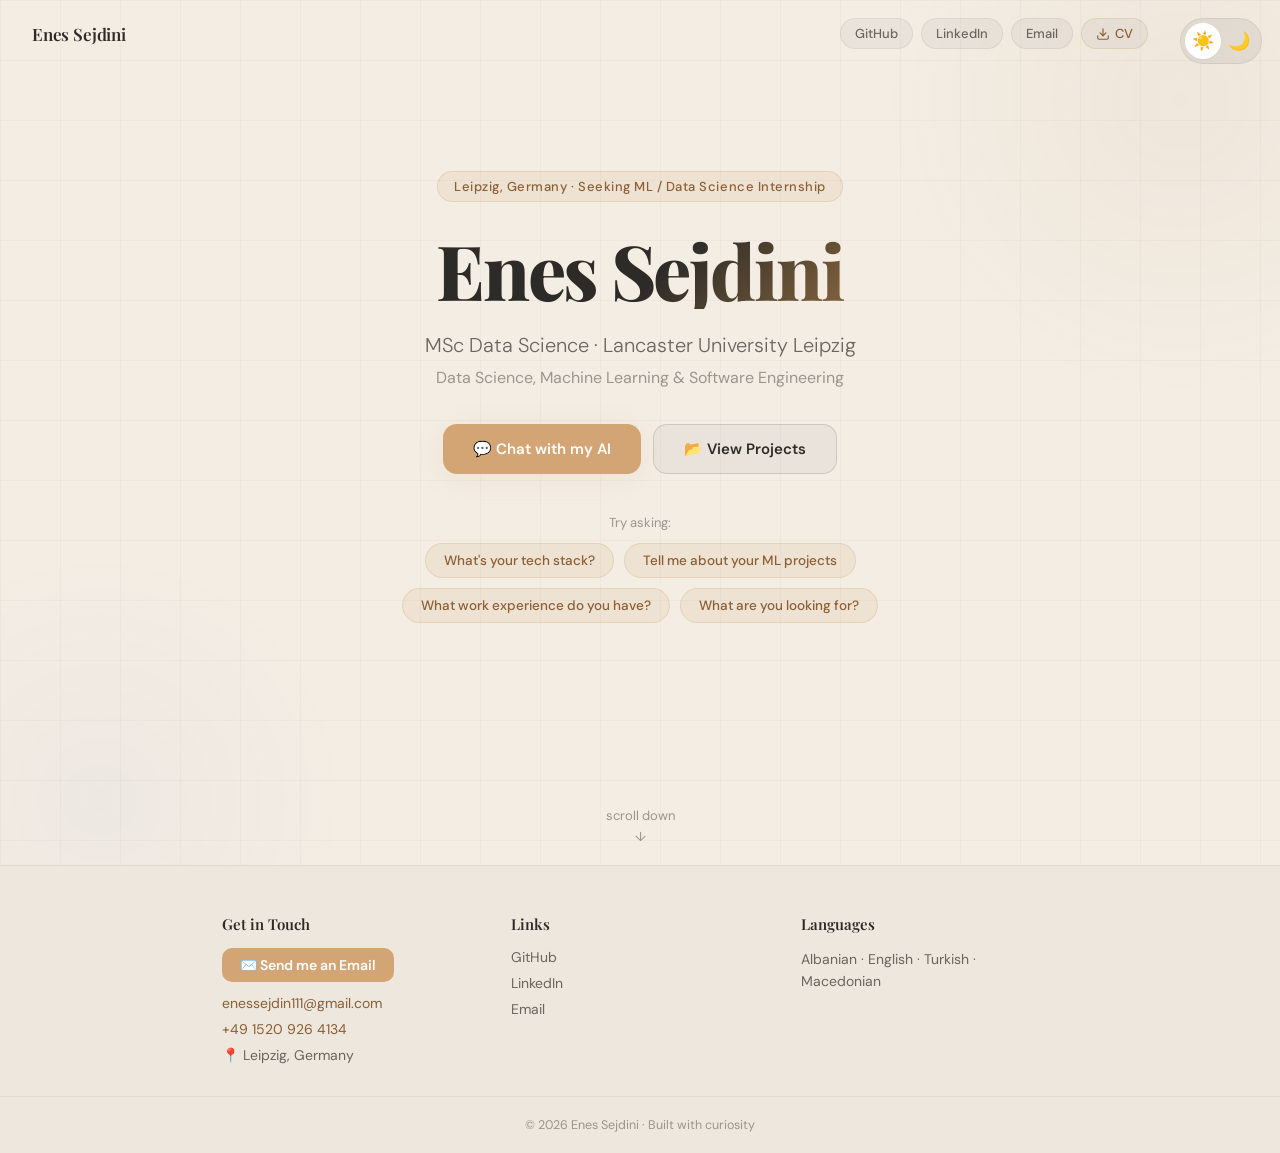
<file: index.html>
<!DOCTYPE html>
<html lang="en" data-theme="light">
<head>
  <meta charset="UTF-8">
  <meta name="viewport" content="width=device-width, initial-scale=1.0">
  <title>Enes Sejdini — Data Science & ML</title>
  <meta name="description" content="Enes Sejdini — Data Science Master's student at Lancaster University Leipzig. Chat with my AI assistant to learn about my skills, projects, and experience.">
  <link rel="preconnect" href="https://fonts.googleapis.com">
  <link href="https://fonts.googleapis.com/css2?family=Playfair+Display:wght@400;600;700;800&family=DM+Sans:ital,wght@0,300;0,400;0,500;0,600;0,700;1,400&display=swap" rel="stylesheet">
  <link rel="stylesheet" href="css/style.css">
</head>
<body>

  <!-- Skip to content (accessibility) -->
  <a href="#main-content" class="skip-link">Skip to main content</a>

  <!-- ── Theme Toggle ── -->
  <div class="theme-toggle" id="themeToggle" role="group" aria-label="Theme switcher">
    <button class="theme-toggle-option active" id="toggleLight" onclick="setTheme('light')" aria-label="Switch to light mode" aria-pressed="true">☀️</button>
    <button class="theme-toggle-option" id="toggleDark" onclick="setTheme('dark')" aria-label="Switch to dark mode" aria-pressed="false">🌙</button>
  </div>

  <!-- ══════════════════════════════════════════════
       HERO LANDING PAGE
       ══════════════════════════════════════════════ -->
  <section class="hero" id="heroSection" aria-label="Homepage">
    <div class="hero-bg" aria-hidden="true">
      <div class="orb orb-1"></div>
      <div class="orb orb-2"></div>
      <div class="grid-overlay"></div>
    </div>

    <nav class="hero-nav" aria-label="Main navigation">
      <div class="hero-brand">
        <span class="hero-brand-name" id="heroBrandName"></span>
      </div>
      <div class="hero-nav-right">
        <div class="hero-links" id="heroLinksContainer"></div>
        <a href="assets/cv.pdf" download class="hero-link download-link" aria-label="Download CV as PDF">
          <svg width="14" height="14" viewBox="0 0 24 24" fill="none" stroke="currentColor" stroke-width="2" stroke-linecap="round" stroke-linejoin="round" aria-hidden="true"><path d="M21 15v4a2 2 0 01-2 2H5a2 2 0 01-2-2v-4"/><polyline points="7 10 12 15 17 10"/><line x1="12" y1="15" x2="12" y2="3"/></svg>
          CV
        </a>
      </div>
    </nav>

    <div class="hero-content" id="main-content">
      <div class="hero-badge" id="heroBadge"></div>
      <h1 class="hero-title" id="heroTitle"></h1>
      <p class="hero-subtitle" id="heroSubtitle"></p>
      <p class="hero-tagline" id="heroTagline"></p>

      <div class="hero-actions">
        <button class="hero-cta" onclick="openChat()" aria-label="Open AI chat assistant">💬 Chat with my AI</button>
        <button class="hero-cta-secondary" onclick="openProjects('hero')" aria-label="View my projects">📂 View Projects</button>
      </div>

      <p class="hero-sug-label">Try asking:</p>
      <div class="hero-suggestions" id="heroSuggestions" role="list" aria-label="Suggested questions"></div>
    </div>

    <div class="scroll-hint" aria-hidden="true">
      <span>scroll down</span>
      <span>↓</span>
    </div>

    <!-- ── Contact Footer ── -->
    <footer class="hero-footer" id="contactSection" role="contentinfo">
      <div class="footer-inner">
        <div class="footer-col">
          <h3 class="footer-heading">Get in Touch</h3>
          <a href="mailto:enessejdin111@gmail.com?subject=Hello%20Enes%20-%20Reaching%20Out&body=Hi%20Enes%2C%0A%0A" class="footer-contact-link footer-email-btn">✉️ Send me an Email</a>
          <a href="mailto:enessejdin111@gmail.com" class="footer-contact-link">enessejdin111@gmail.com</a>
          <a href="tel:+4915209264134" class="footer-contact-link">+49 1520 926 4134</a>
          <p class="footer-location">📍 Leipzig, Germany</p>
        </div>
        <div class="footer-col">
          <h3 class="footer-heading">Links</h3>
          <div class="footer-links" id="footerLinks"></div>
        </div>
        <div class="footer-col">
          <h3 class="footer-heading">Languages</h3>
          <p class="footer-text">Albanian · English · Turkish · Macedonian</p>
        </div>
      </div>
      <div class="footer-bottom">
        <p>© <span id="footerYear"></span> Enes Sejdini · Built with curiosity</p>
      </div>
    </footer>
  </section>

  <!-- ══════════════════════════════════════════════
       PROJECTS VIEW
       ══════════════════════════════════════════════ -->
  <div class="projects-view" id="projectsView" aria-label="Projects showcase">
    <header class="projects-header">
      <button class="pv-back-btn" onclick="closeProjects()" aria-label="Back to homepage">
        <svg width="18" height="18" viewBox="0 0 24 24" fill="none" stroke="currentColor" stroke-width="2" stroke-linecap="round" stroke-linejoin="round" aria-hidden="true"><path d="M19 12H5"/><polyline points="12 19 5 12 12 5"/></svg>
        Back
      </button>
      <h1 class="pv-title">Projects</h1>
      <a href="assets/cv.pdf" download class="pv-download" aria-label="Download CV as PDF">
        <svg width="16" height="16" viewBox="0 0 24 24" fill="none" stroke="currentColor" stroke-width="2" stroke-linecap="round" stroke-linejoin="round" aria-hidden="true"><path d="M21 15v4a2 2 0 01-2 2H5a2 2 0 01-2-2v-4"/><polyline points="7 10 12 15 17 10"/><line x1="12" y1="15" x2="12" y2="3"/></svg>
        CV
      </a>
    </header>

    <div class="projects-grid" id="projectsGrid" role="list" aria-label="Project cards"></div>

    <div class="projects-cta">
      <p>Want to know more?</p>
      <button class="hero-cta" onclick="closeProjects(); setTimeout(() => openChat(), 400);" aria-label="Open AI chat">💬 Ask my AI anything</button>
    </div>
  </div>

  <!-- ══════════════════════════════════════════════
       CHAT INTERFACE
       ══════════════════════════════════════════════ -->
  <div class="sidebar-overlay" id="sidebarOverlay" onclick="closeSidebar()" aria-hidden="true"></div>

  <div class="chat-app" id="chatApp" aria-label="AI Chat interface">
    <!-- Sidebar -->
    <aside class="sidebar" id="sidebar" aria-label="Chat sidebar">
      <div class="sidebar-header">
        <div class="sidebar-brand">
          <span class="sidebar-title" id="sidebarTitle"></span>
        </div>
        <button class="sidebar-btn" onclick="resetChat()" aria-label="Start new chat">
          <svg width="18" height="18" viewBox="0 0 18 18" fill="none" aria-hidden="true"><path d="M9 3.75V14.25M3.75 9H14.25" stroke="currentColor" stroke-width="1.8" stroke-linecap="round"/></svg>
        </button>
      </div>
      <div class="sidebar-section-label">Navigate</div>
      <nav class="sidebar-nav" aria-label="Sidebar navigation">
        <button class="sidebar-item active">💬&nbsp; Chat with my AI</button>
        <button class="sidebar-item" onclick="closeChat(); setTimeout(() => openProjects('chat'), 300);">📂&nbsp; View Projects</button>
        <button class="sidebar-item" id="sidebarLinkedIn">🔗&nbsp; Connect on LinkedIn</button>
        <a href="assets/cv.pdf" download class="sidebar-item">📄&nbsp; Download CV</a>
      </nav>
      <div class="sidebar-back">
        <button class="back-btn" onclick="goBack()" aria-label="Back to homepage">← Back to homepage</button>
      </div>
      <div class="sidebar-info" id="sidebarInfoLinks"></div>
    </aside>

    <!-- Main chat -->
    <main class="chat-main">
      <header class="chat-header">
        <div class="header-left">
          <button class="menu-toggle" onclick="toggleSidebar()" aria-label="Open sidebar menu">☰</button>
          <div class="model-label" id="chatModelLabel"></div>
        </div>
        <div class="header-links" id="chatHeaderLinks"></div>
      </header>

      <div class="messages-container" id="messagesContainer">
        <div class="chat-welcome" id="chatWelcome">
          <h2 id="chatWelcomeTitle"></h2>
          <p id="chatWelcomeSub"></p>
          <div class="chat-suggestions" id="chatSuggestions" role="list" aria-label="Suggested questions"></div>
        </div>
        <div class="messages-inner" id="messagesArea" style="display:none;" role="log" aria-label="Chat messages" aria-live="polite"></div>
      </div>

      <div class="input-area">
        <div class="input-wrapper">
          <label for="chatInput" class="sr-only">Type your message</label>
          <div class="input-box">
            <textarea id="chatInput" rows="1" placeholder="Ask about my experience, skills, education..." onkeydown="handleKey(event)" oninput="autoResize(this)" aria-label="Chat message input"></textarea>
            <button class="send-btn" id="sendBtn" onclick="sendMessage()" disabled aria-label="Send message">
              <svg viewBox="0 0 18 18" fill="none" aria-hidden="true"><path d="M3.75 9H14.25M9.75 4.5L14.25 9L9.75 13.5" stroke="currentColor" stroke-width="1.8" stroke-linecap="round" stroke-linejoin="round"/></svg>
            </button>
          </div>
          <div class="input-footer" aria-hidden="true">AI assistant answering from <span id="footerName"></span>'s CV data</div>
        </div>
      </div>
    </main>
  </div>

  <!-- Screen reader announcement region -->
  <div id="srAnnounce" class="sr-only" role="status" aria-live="polite" aria-atomic="true"></div>

  <!-- Scripts -->
  <script src="js/config.js"></script>
  <script src="js/app.js"></script>

</body>
</html>
</file>
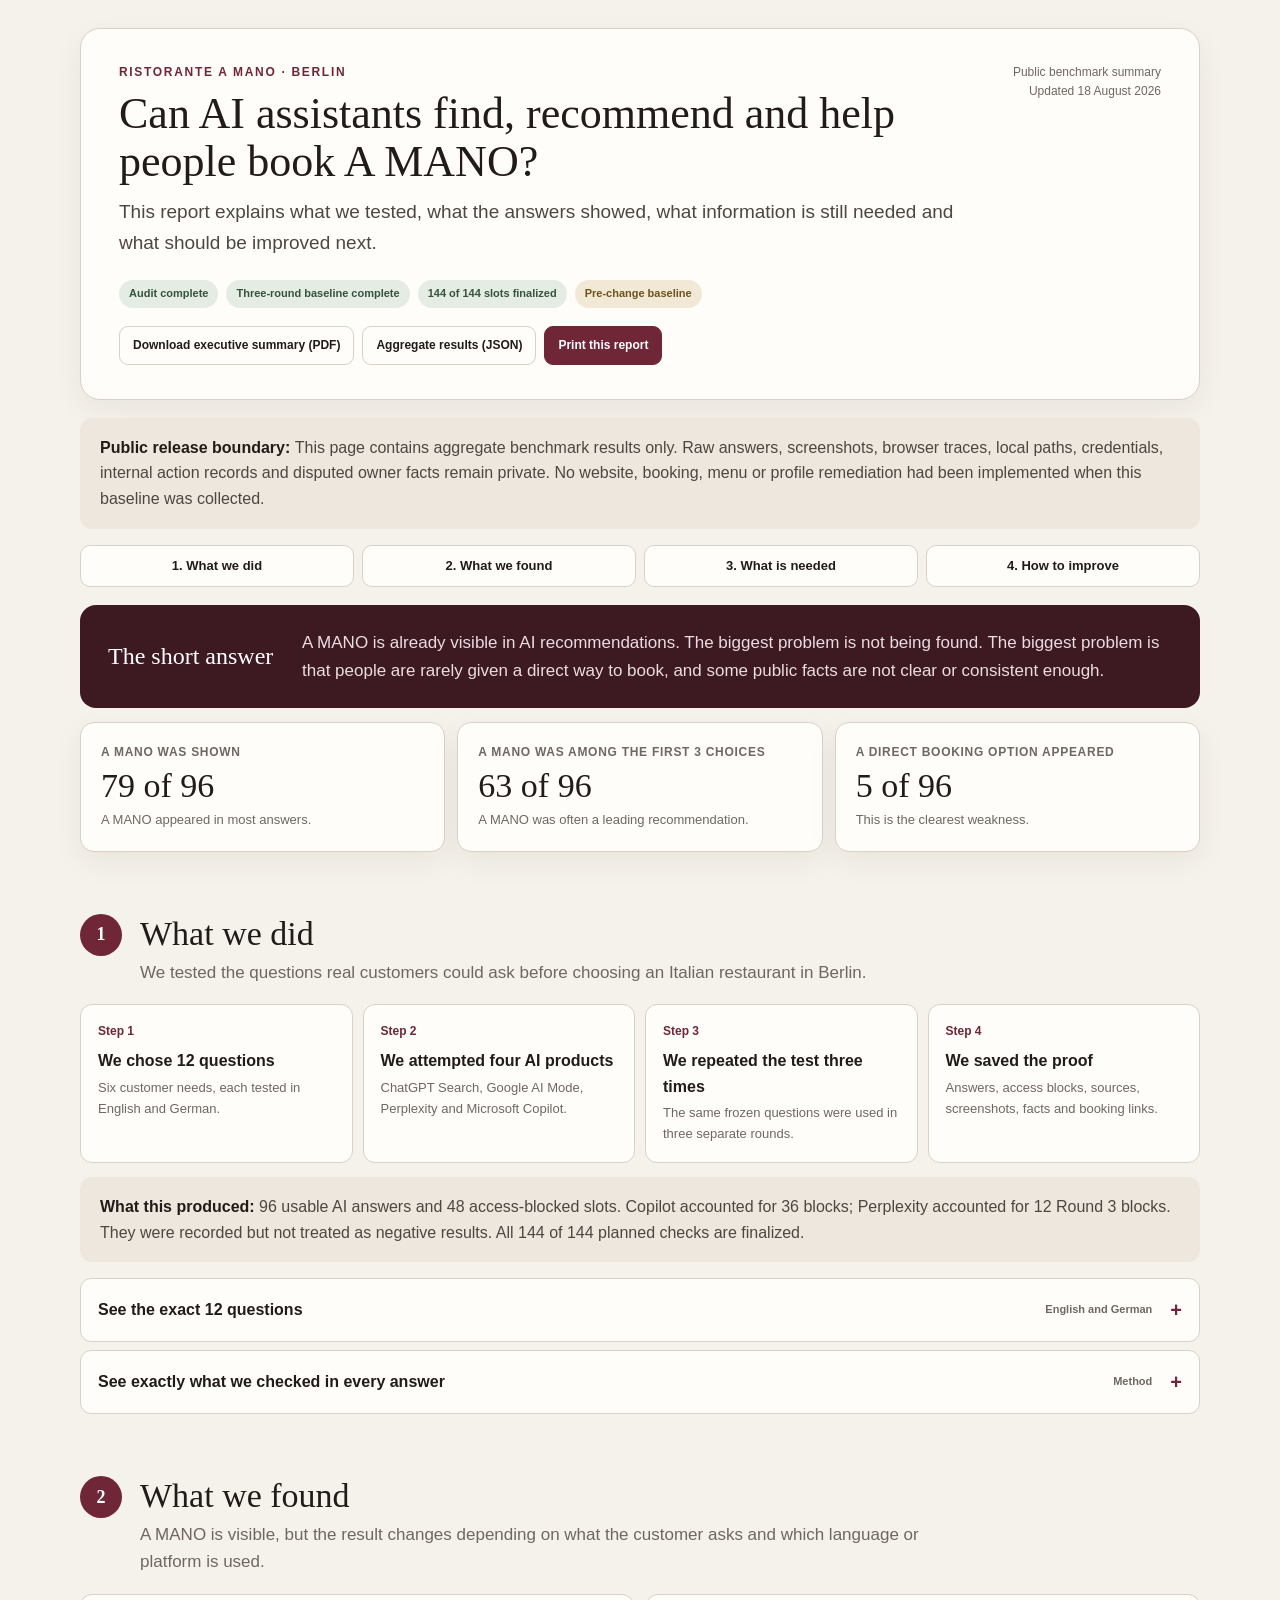
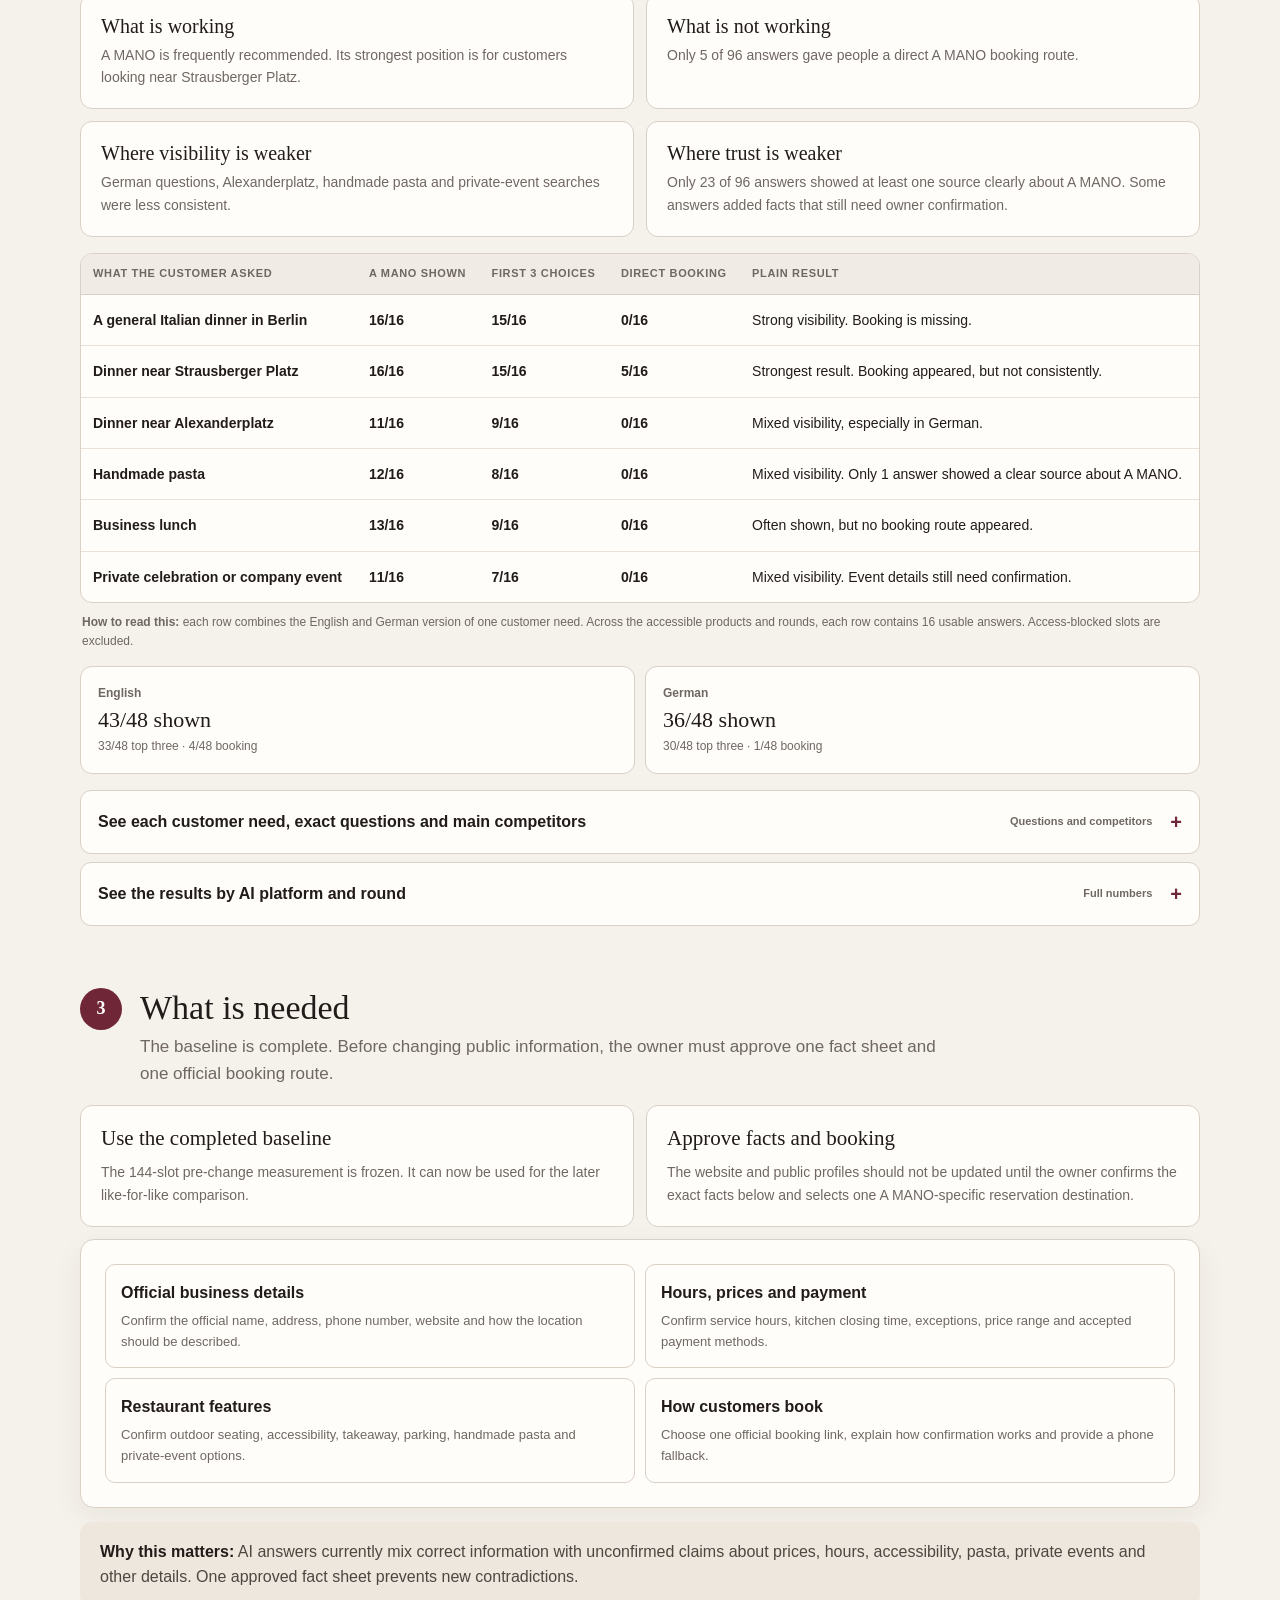
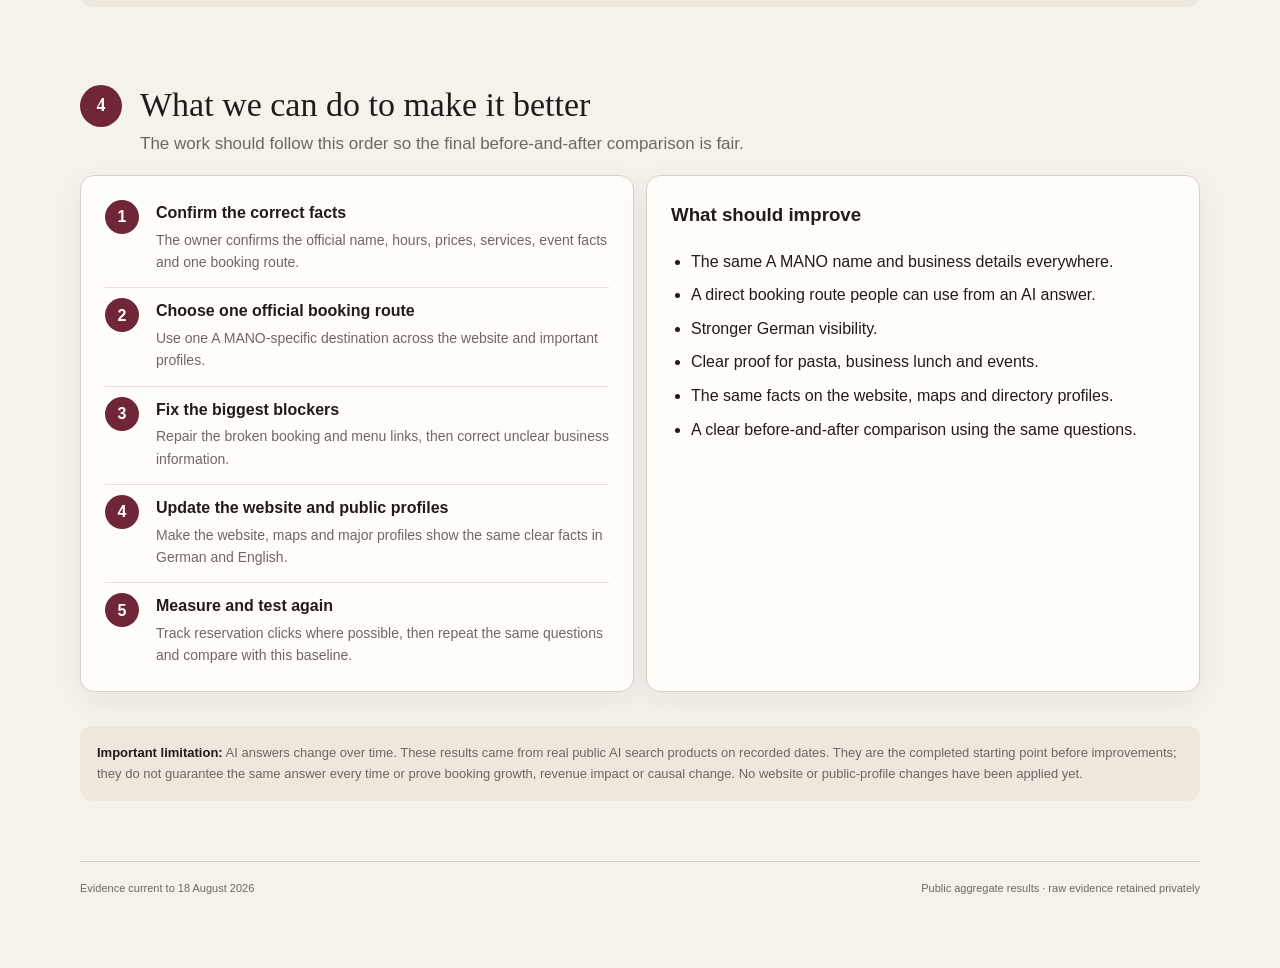
<file: a-mano-ai-visibility/index.html>
<!DOCTYPE html>
<!DOCTYPE html>

<html lang="en">
<head>
<meta charset="utf-8"/>
<meta content="width=device-width, initial-scale=1" name="viewport"/>
<title>A MANO AI Visibility Benchmark | Enes Sejdini</title>
<style>
:root{
  --background:#f5f1eb;--paper:#fffdfa;--ink:#211b19;--muted:#6f6762;
  --line:#d9d0c6;--wine:#6f2637;--wine-dark:#3d1922;--green:#4f6d57;
  --gold:#9a7131;--soft:#eee7de;--soft-green:#e4ece4;--soft-gold:#f1e8d6;
  --radius:14px;--shadow:0 10px 30px rgba(53,36,31,.06)
}
*{box-sizing:border-box}
html{scroll-behavior:smooth}
body{margin:0;background:var(--background);color:var(--ink);font-family:"Segoe UI Variable Text","Segoe UI",sans-serif;font-size:16px;line-height:1.6}
a{color:inherit}
.page{width:min(1120px,calc(100% - 36px));margin:0 auto;padding:28px 0 70px}
.hero{background:var(--paper);border:1px solid var(--line);border-radius:20px;padding:34px 38px;box-shadow:var(--shadow)}
.hero-top{display:flex;justify-content:space-between;gap:24px;align-items:flex-start}
.kicker{font-size:12px;font-weight:800;letter-spacing:.14em;text-transform:uppercase;color:var(--wine)}
h1{font:500 44px/1.08 Georgia,serif;margin:8px 0 12px;max-width:780px}
.hero-copy{font-size:19px;color:#4e4641;max-width:880px;margin:0}
.report-meta{text-align:right;color:var(--muted);font-size:12px;white-space:nowrap}
.status-line{display:flex;gap:8px;flex-wrap:wrap;margin-top:22px}
.tag{display:inline-flex;border-radius:999px;padding:5px 10px;font-size:11px;font-weight:800;background:var(--soft)}
.tag.good{background:var(--soft-green);color:#36533e}.tag.wait{background:var(--soft-gold);color:#6f511c}
.nav{display:grid;grid-template-columns:repeat(4,1fr);gap:8px;margin:16px 0 0}
.nav a{text-decoration:none;text-align:center;background:var(--paper);border:1px solid var(--line);border-radius:10px;padding:10px;font-size:13px;font-weight:750}
.nav a:hover{border-color:var(--wine);color:var(--wine)}
.answer{margin-top:18px;background:var(--wine-dark);color:white;border-radius:16px;padding:24px 28px;display:grid;grid-template-columns:170px 1fr;gap:24px;align-items:center}
.answer strong{font:500 24px Georgia,serif}.answer p{margin:0;color:#eadde0;font-size:17px}
.summary-grid{display:grid;grid-template-columns:repeat(3,1fr);gap:12px;margin-top:14px}
.summary-card{background:var(--paper);border:1px solid var(--line);border-radius:var(--radius);padding:20px;box-shadow:var(--shadow)}
.summary-card span{display:block;font-size:12px;font-weight:800;text-transform:uppercase;letter-spacing:.06em;color:var(--muted)}
.summary-card strong{display:block;font:500 34px Georgia,serif;margin:5px 0}.summary-card p{margin:0;color:var(--muted);font-size:13px}
section{scroll-margin-top:18px;margin-top:62px}
.section-title{display:grid;grid-template-columns:46px 1fr;gap:14px;align-items:start;margin-bottom:18px}
.section-number{width:42px;height:42px;border-radius:50%;display:grid;place-items:center;background:var(--wine);color:white;font:600 18px Georgia,serif}
h2{font:500 34px/1.15 Georgia,serif;margin:0 0 6px}.section-title p{margin:0;color:var(--muted);max-width:800px;font-size:17px}
.panel{background:var(--paper);border:1px solid var(--line);border-radius:var(--radius);padding:24px;box-shadow:var(--shadow)}
.steps-did{display:grid;grid-template-columns:repeat(4,1fr);gap:10px}
.did-card{background:var(--paper);border:1px solid var(--line);border-radius:12px;padding:17px}.did-card span{display:block;color:var(--wine);font-weight:850;font-size:12px}.did-card strong{display:block;margin:7px 0 4px}.did-card p{margin:0;color:var(--muted);font-size:13px}
.plain-note{margin-top:14px;padding:17px 20px;border-radius:12px;background:var(--soft);color:#4e4641}.plain-note strong{color:var(--ink)}
.finding-summary{display:grid;grid-template-columns:repeat(2,1fr);gap:12px;margin-bottom:16px}
.finding-card{background:var(--paper);border:1px solid var(--line);border-radius:12px;padding:20px}.finding-card strong{font:500 20px Georgia,serif;display:block;margin-bottom:6px}.finding-card p{margin:0;color:var(--muted);font-size:14px}
.table-wrap{overflow:auto;border:1px solid var(--line);border-radius:12px;background:var(--paper)}
table{width:100%;border-collapse:collapse;min-width:900px}th{text-align:left;padding:11px 12px;background:#f0ebe4;color:var(--muted);font-size:11px;text-transform:uppercase;letter-spacing:.06em;border-bottom:1px solid var(--line)}td{padding:14px 12px;border-bottom:1px solid #e9e1d8;vertical-align:top;font-size:14px}tr:last-child td{border-bottom:0}td:nth-child(2),td:nth-child(3),td:nth-child(4){white-space:nowrap}.small{display:block;font-size:10px;color:var(--muted);margin-top:3px}.explain{font-size:12px;color:var(--muted);margin:10px 2px 0}
.language-grid{display:grid;grid-template-columns:repeat(2,1fr);gap:10px;margin-top:14px}.language-card{background:var(--paper);border:1px solid var(--line);border-radius:12px;padding:17px}.language-card span{display:block;font-size:12px;color:var(--muted);font-weight:800}.language-card strong{display:block;font:500 22px Georgia,serif;margin:4px 0}.language-card p{margin:0;color:var(--muted);font-size:12px}
.detail-list{display:grid;gap:8px;margin-top:16px}.detail{background:var(--paper);border:1px solid var(--line);border-radius:11px;overflow:hidden}.detail summary{cursor:pointer;list-style:none;padding:15px 17px;display:flex;justify-content:space-between;gap:18px;align-items:center;font-weight:800}.detail summary::-webkit-details-marker{display:none}.detail summary:after{content:"+";font-size:20px;color:var(--wine)}.detail[open] summary:after{content:"−"}.detail summary small{margin-left:auto;color:var(--muted);font-weight:600;font-size:11px}.detail-body{border-top:1px solid var(--line);padding:17px;color:#4e4641}.detail-body h4{margin:0 0 8px;color:var(--ink)}.detail-body p{margin:9px 0}.detail-body ol{margin:7px 0 14px;padding-left:20px}.detail-body li{margin:6px 0}.detail-body code,.question-list code{background:var(--soft);padding:2px 5px;border-radius:4px;color:var(--wine)}
.question-list{list-style:none;margin:0;padding:0;display:grid;gap:9px}.question-list li{display:grid;grid-template-columns:70px 36px 1fr;gap:8px;align-items:start;border-bottom:1px solid #ece5dc;padding-bottom:9px}.question-list li:last-child{border-bottom:0}.lang{font-size:10px;font-weight:850;color:var(--muted);padding-top:3px}
.need-grid{display:grid;grid-template-columns:1fr 1fr;gap:12px}.need-card{background:var(--paper);border:1px solid var(--line);border-radius:12px;padding:20px}.need-card h3{font:500 21px Georgia,serif;margin:0 0 10px}.need-card p{margin:0;color:var(--muted);font-size:14px}.decisions{display:grid;grid-template-columns:repeat(2,1fr);gap:10px}.decision{border:1px solid var(--line);border-radius:10px;padding:15px}.decision strong{display:block}.decision p{margin:5px 0 0;color:var(--muted);font-size:13px}
.next-steps{list-style:none;margin:0;padding:0;display:grid;gap:10px}.next-steps li{display:grid;grid-template-columns:38px 1fr;gap:13px;align-items:start;border-bottom:1px solid #e9e1d8;padding:0 0 14px}.next-steps li:last-child{border-bottom:0;padding-bottom:0}.next-steps li>span{width:34px;height:34px;border-radius:50%;display:grid;place-items:center;background:var(--wine);color:white;font-weight:850}.next-steps strong{display:block}.next-steps p{margin:3px 0 0;color:var(--muted);font-size:14px}
.outcome-list{margin:0;padding-left:20px}.outcome-list li{margin:8px 0}
.priority-list{display:grid;gap:8px}.priority-item{display:grid;grid-template-columns:42px 1fr;gap:10px;padding:11px 0;border-bottom:1px solid #e9e1d8}.priority-item:last-child{border-bottom:0}.priority-item p{margin:3px 0 0;color:var(--muted);font-size:13px}.pill{display:inline-flex;border-radius:999px;padding:4px 8px;font-size:10px;font-weight:850;background:var(--soft)}.priority-p0{background:#eed9d6;color:#88352f}.priority-p1{background:#eee2c8;color:#72541c}.priority-p2{background:#e3e5e5;color:#555}.status{background:#e6e4df;color:#4d4945}
.action-controls{display:flex;gap:7px;flex-wrap:wrap;margin-bottom:12px}.filter{border:1px solid var(--line);background:white;border-radius:999px;padding:6px 10px;font-size:11px;font-weight:800;cursor:pointer}.filter.active{background:var(--wine);border-color:var(--wine);color:white}.search{margin-left:auto;min-width:230px;border:1px solid var(--line);border-radius:8px;padding:8px 10px}.action-id{font-weight:850;color:var(--wine)}.sub{display:block;color:var(--muted);font-size:10px;margin-top:3px}
.findings-grid{display:grid;grid-template-columns:repeat(2,1fr);gap:10px}.finding{border:1px solid var(--line);border-radius:10px;padding:15px}.finding-meta{display:flex;justify-content:space-between;gap:10px}.finding-meta time{font-size:10px;color:var(--muted)}.finding h3{font:500 17px Georgia,serif;margin:9px 0 5px}.finding p{font-size:12px;color:var(--muted);margin:0}.finding-label{background:#e9ded0;color:#6d4a23}
.evidence-grid{display:grid;grid-template-columns:1.3fr .7fr;gap:14px}.file-list{display:grid}.file-row{display:flex;justify-content:space-between;gap:18px;text-decoration:none;padding:11px 2px;border-bottom:1px solid #e9e1d8}.file-row:last-child{border-bottom:0}.file-row strong{display:block;font-size:13px}.file-row small{display:block;color:var(--muted);font-size:10px}.open-mark{font-size:10px;color:var(--wine);white-space:nowrap}.source-row{display:flex;justify-content:space-between;gap:10px;border-bottom:1px solid #e9e1d8;padding:6px 0;font-size:11px}.source-row:last-child{border-bottom:0}.source-row span{overflow:hidden;text-overflow:ellipsis}.source-row strong{color:var(--wine)}
.boundary{margin-top:18px;background:var(--soft);border-radius:12px;padding:17px;color:var(--muted);font-size:13px}.boundary strong{color:var(--ink)}
.buttons{display:flex;gap:8px;flex-wrap:wrap;margin-top:18px}.button{border:1px solid var(--line);background:var(--paper);border-radius:9px;padding:9px 13px;font-weight:750;font-size:12px;text-decoration:none;cursor:pointer}.button.primary{background:var(--wine);color:white;border-color:var(--wine)}
.footer{border-top:1px solid var(--line);margin-top:60px;padding-top:18px;display:flex;justify-content:space-between;gap:20px;color:var(--muted);font-size:11px}
@media(max-width:850px){.hero-top,.answer{display:block}.report-meta{text-align:left;margin-top:15px}.nav{grid-template-columns:repeat(2,1fr)}.steps-did{grid-template-columns:repeat(2,1fr)}.summary-grid,.finding-summary,.need-grid,.decisions,.evidence-grid{grid-template-columns:1fr}.answer strong{display:block;margin-bottom:8px}.report-meta{white-space:normal}}
@media(max-width:560px){.page{width:min(100% - 22px,1120px)}.hero{padding:24px 20px}h1{font-size:34px}.hero-copy{font-size:17px}.summary-grid,.steps-did,.language-grid,.findings-grid{grid-template-columns:1fr}.section-title{grid-template-columns:1fr}.section-number{width:36px;height:36px}.detail summary{display:grid}.detail summary small{margin-left:0}.question-list li{grid-template-columns:64px 32px 1fr}.search{min-width:0;margin:0;width:100%}.footer{display:block}}
@media print{body{background:white}.page{width:100%;padding:0}.hero,.summary-card,.panel{box-shadow:none}.nav,.buttons,.action-controls{display:none}.detail:not([open])>:not(summary){display:block}.detail summary:after{display:none}section{break-before:page}.summary-grid{grid-template-columns:repeat(3,1fr)}}
</style>
<meta content="A completed three-round pre-change benchmark of how four AI products represented Ristorante A MANO in Berlin restaurant recommendations." name="description"/><meta content="noindex,nofollow,noarchive,nosnippet" name="robots"/><meta content="noindex,nofollow,noarchive,nosnippet" name="googlebot"/><meta content="no-referrer" name="referrer"/><meta content="A MANO AI Visibility Benchmark" property="og:title"/><meta content="Completed 144-slot pre-change AI visibility benchmark." property="og:description"/><meta content="website" property="og:type"/><meta content="https://sejdinii.github.io/a-mano-ai-visibility/" property="og:url"/><link href="https://sejdinii.github.io/a-mano-ai-visibility/" rel="canonical"/></head>
<body>
<div class="page">
<header class="hero">
<div class="hero-top">
<div>
<div class="kicker">Ristorante A MANO · Berlin</div>
<h1>Can AI assistants find, recommend and help people book A MANO?</h1>
<p class="hero-copy">This report explains what we tested, what the answers showed, what information is still needed and what should be improved next.</p>
</div>
<div class="report-meta">Public benchmark summary<br/>Updated 18 August 2026</div>
</div>
<div class="status-line"><span class="tag good">Audit complete</span><span class="tag good">Three-round baseline complete</span><span class="tag good">144 of 144 slots finalized</span><span class="tag wait">Pre-change baseline</span></div>
<div class="buttons"><a class="button" download="" href="a-mano-ai-visibility-summary.pdf">Download executive summary (PDF)</a><a class="button" href="results.json">Aggregate results (JSON)</a><button class="button primary" onclick="window.print()" type="button">Print this report</button></div>
</header><div class="plain-note" style="margin-top:18px"><strong>Public release boundary: </strong>This page contains aggregate benchmark results only. Raw answers, screenshots, browser traces, local paths, credentials, internal action records and disputed owner facts remain private. No website, booking, menu or profile remediation had been implemented when this baseline was collected.</div>
<nav class="nav"><a href="#did">1. What we did</a><a href="#found">2. What we found</a><a href="#needed">3. What is needed</a><a href="#improve">4. How to improve</a></nav>
<div class="answer"><strong>The short answer</strong><p>A MANO is already visible in AI recommendations. The biggest problem is not being found. The biggest problem is that people are rarely given a direct way to book, and some public facts are not clear or consistent enough.</p></div>
<div class="summary-grid">
<article class="summary-card"><span>A MANO was shown</span><strong>79 of 96</strong><p>A MANO appeared in most answers.</p></article>
<article class="summary-card"><span>A MANO was among the first 3 choices</span><strong>63 of 96</strong><p>A MANO was often a leading recommendation.</p></article>
<article class="summary-card"><span>A direct booking option appeared</span><strong>5 of 96</strong><p>This is the clearest weakness.</p></article>
</div>
<main>
<section id="did">
<div class="section-title"><span class="section-number">1</span><div><h2>What we did</h2><p>We tested the questions real customers could ask before choosing an Italian restaurant in Berlin.</p></div></div>
<div class="steps-did">
<article class="did-card"><span>Step 1</span><strong>We chose 12 questions</strong><p>Six customer needs, each tested in English and German.</p></article>
<article class="did-card"><span>Step 2</span><strong>We attempted four AI products</strong><p>ChatGPT Search, Google AI Mode, Perplexity and Microsoft Copilot.</p></article>
<article class="did-card"><span>Step 3</span><strong>We repeated the test three times</strong><p>The same frozen questions were used in three separate rounds.</p></article>
<article class="did-card"><span>Step 4</span><strong>We saved the proof</strong><p>Answers, access blocks, sources, screenshots, facts and booking links.</p></article>
</div>
<div class="plain-note"><strong>What this produced:</strong> 96 usable AI answers and 48 access-blocked slots. Copilot accounted for 36 blocks; Perplexity accounted for 12 Round 3 blocks. They were recorded but not treated as negative results. All 144 of 144 planned checks are finalized.</div>
<div class="detail-list">
<details class="detail"><summary><span>See the exact 12 questions</span><small>English and German</small></summary><div class="detail-body"><ol class="question-list"><li><code>GEO-C01</code><span class="lang">EN</span>Which Italian restaurants in Berlin would you recommend for dinner?</li><li><code>GEO-C02</code><span class="lang">DE</span>Welche italienischen Restaurants in Berlin würdest du für ein Abendessen empfehlen?</li><li><code>GEO-C03</code><span class="lang">EN</span>Recommend a good Italian restaurant near Strausberger Platz in Berlin.</li><li><code>GEO-C04</code><span class="lang">DE</span>Empfiehl mir ein gutes italienisches Restaurant in der Nähe des Strausberger Platzes in Berlin.</li><li><code>GEO-C05</code><span class="lang">EN</span>Which Italian restaurant near Alexanderplatz is a good choice for dinner?</li><li><code>GEO-C06</code><span class="lang">DE</span>Welches italienische Restaurant in der Nähe des Alexanderplatzes eignet sich für ein Abendessen?</li><li><code>GEO-C07</code><span class="lang">EN</span>Where can I get good handmade pasta at an Italian restaurant in Berlin?</li><li><code>GEO-C08</code><span class="lang">DE</span>Wo gibt es in Berlin gute hausgemachte Pasta in einem italienischen Restaurant?</li><li><code>GEO-C09</code><span class="lang">EN</span>Which Italian restaurant in Berlin is suitable for a business lunch?</li><li><code>GEO-C10</code><span class="lang">DE</span>Welches italienische Restaurant in Berlin eignet sich für ein Geschäftsessen zur Mittagszeit?</li><li><code>GEO-C11</code><span class="lang">EN</span>I need an Italian restaurant in Berlin for a private celebration or company event. Which options are suitable?</li><li><code>GEO-C12</code><span class="lang">DE</span>Ich suche ein italienisches Restaurant in Berlin für eine private Feier oder ein Firmenevent. Welche Optionen sind geeignet?</li></ol></div></details>
<details class="detail"><summary><span>See exactly what we checked in every answer</span><small>Method</small></summary><div class="detail-body"><ul><li>Did A MANO appear?</li><li>Was A MANO one of the first three restaurants shown?</li><li>Was there a direct A MANO booking or call route?</li><li>Which sources and competitors appeared?</li><li>Were the checked A MANO facts correct?</li><li>Was the full answer, screenshot and run information saved?</li></ul></div></details>
</div>
</section>
<section id="found">
<div class="section-title"><span class="section-number">2</span><div><h2>What we found</h2><p>A MANO is visible, but the result changes depending on what the customer asks and which language or platform is used.</p></div></div>
<div class="finding-summary">
<article class="finding-card"><strong>What is working</strong><p>A MANO is frequently recommended. Its strongest position is for customers looking near Strausberger Platz.</p></article>
<article class="finding-card"><strong>What is not working</strong><p>Only 5 of 96 answers gave people a direct A MANO booking route.</p></article>
<article class="finding-card"><strong>Where visibility is weaker</strong><p>German questions, Alexanderplatz, handmade pasta and private-event searches were less consistent.</p></article>
<article class="finding-card"><strong>Where trust is weaker</strong><p>Only 23 of 96 answers showed at least one source clearly about A MANO. Some answers added facts that still need owner confirmation.</p></article>
</div>
<div class="table-wrap"><table><thead><tr><th>What the customer asked</th><th>A MANO shown</th><th>First 3 choices</th><th>Direct booking</th><th>Plain result</th></tr></thead><tbody>
<tr>
<td><strong>A general Italian dinner in Berlin</strong></td>
<td><strong>16/16</strong></td>
<td><strong>15/16</strong></td>
<td><strong>0/16</strong></td>
<td>Strong visibility. Booking is missing.</td>
</tr>
<tr>
<td><strong>Dinner near Strausberger Platz</strong></td>
<td><strong>16/16</strong></td>
<td><strong>15/16</strong></td>
<td><strong>5/16</strong></td>
<td>Strongest result. Booking appeared, but not consistently.</td>
</tr>
<tr>
<td><strong>Dinner near Alexanderplatz</strong></td>
<td><strong>11/16</strong></td>
<td><strong>9/16</strong></td>
<td><strong>0/16</strong></td>
<td>Mixed visibility, especially in German.</td>
</tr>
<tr>
<td><strong>Handmade pasta</strong></td>
<td><strong>12/16</strong></td>
<td><strong>8/16</strong></td>
<td><strong>0/16</strong></td>
<td>Mixed visibility. Only 1 answer showed a clear source about A MANO.</td>
</tr>
<tr>
<td><strong>Business lunch</strong></td>
<td><strong>13/16</strong></td>
<td><strong>9/16</strong></td>
<td><strong>0/16</strong></td>
<td>Often shown, but no booking route appeared.</td>
</tr>
<tr>
<td><strong>Private celebration or company event</strong></td>
<td><strong>11/16</strong></td>
<td><strong>7/16</strong></td>
<td><strong>0/16</strong></td>
<td>Mixed visibility. Event details still need confirmation.</td>
</tr></tbody></table></div>
<p class="explain"><strong>How to read this:</strong> each row combines the English and German version of one customer need. Across the accessible products and rounds, each row contains 16 usable answers. Access-blocked slots are excluded.</p>
<div class="language-grid">
<article class="language-card"><span>English</span><strong>43/48 shown</strong><p>33/48 top three · 4/48 booking</p></article>
<article class="language-card"><span>German</span><strong>36/48 shown</strong><p>30/48 top three · 1/48 booking</p></article></div>
<div class="detail-list">
<details class="detail"><summary><span>See each customer need, exact questions and main competitors</span><small>Questions and competitors</small></summary><div class="detail-body"><div class="detail-list">
<details class="detail">
<summary><span>A general Italian dinner in Berlin</span><small>16/16 shown · 15/16 top three · 0/16 booking</small></summary>
<div class="detail-body">
<h4>Questions tested</h4>
<ol><li><code>GEO-C01</code> Which Italian restaurants in Berlin would you recommend for dinner?</li><li><code>GEO-C02</code> Welche italienischen Restaurants in Berlin würdest du für ein Abendessen empfehlen?</li></ol>
<p><strong>What we found:</strong> A MANO appeared in 16 of 16 answers and was top three in 15. No answer offered a direct booking route.</p>
<p><strong>Main competitors:</strong> Bocca Felice (12), Coccodrillo (10), Trattoria Portofino (9)</p>
<p><strong>What is needed:</strong> Keep broad discovery strong and make the booking route visible.</p>
</div>
</details>
<details class="detail">
<summary><span>Dinner near Strausberger Platz</span><small>16/16 shown · 15/16 top three · 5/16 booking</small></summary>
<div class="detail-body">
<h4>Questions tested</h4>
<ol><li><code>GEO-C03</code> Recommend a good Italian restaurant near Strausberger Platz in Berlin.</li><li><code>GEO-C04</code> Empfiehl mir ein gutes italienisches Restaurant in der Nähe des Strausberger Platzes in Berlin.</li></ol>
<p><strong>What we found:</strong> This was the strongest need: 16 of 16 mentions, 15 top-three appearances and all 5 booking routes.</p>
<p><strong>Main competitors:</strong> Vesuvio (16), La Bruschetta (9), Trattoria Portofino (9)</p>
<p><strong>What is needed:</strong> Protect this strongest position and show the same booking route every time.</p>
</div>
</details>
<details class="detail">
<summary><span>Dinner near Alexanderplatz</span><small>11/16 shown · 9/16 top three · 0/16 booking</small></summary>
<div class="detail-body">
<h4>Questions tested</h4>
<ol><li><code>GEO-C05</code> Which Italian restaurant near Alexanderplatz is a good choice for dinner?</li><li><code>GEO-C06</code> Welches italienische Restaurant in der Nähe des Alexanderplatzes eignet sich für ein Abendessen?</li></ol>
<p><strong>What we found:</strong> Visibility was mixed: 11 of 16 mentions. German answers were weaker, and Piazza Rossa and Vincenzo appeared often.</p>
<p><strong>Main competitors:</strong> Piazza Rossa (13), Vincenzo (10), Eataly Inn (8)</p>
<p><strong>What is needed:</strong> Clarify the location relationship and strengthen German-language evidence.</p>
</div>
</details>
<details class="detail">
<summary><span>Handmade pasta</span><small>12/16 shown · 8/16 top three · 0/16 booking</small></summary>
<div class="detail-body">
<h4>Questions tested</h4>
<ol><li><code>GEO-C07</code> Where can I get good handmade pasta at an Italian restaurant in Berlin?</li><li><code>GEO-C08</code> Wo gibt es in Berlin gute hausgemachte Pasta in einem italienischen Restaurant?</li></ol>
<p><strong>What we found:</strong> A MANO appeared in 12 of 16 answers, but only 1 answer had a clear source supporting A MANO.</p>
<p><strong>Main competitors:</strong> Luardi (10), Pasta Pls! (9), Bocca Felice (9)</p>
<p><strong>What is needed:</strong> Publish clear, owner-approved proof of the pasta claim in German and English.</p>
</div>
</details>
<details class="detail">
<summary><span>Business lunch</span><small>13/16 shown · 9/16 top three · 0/16 booking</small></summary>
<div class="detail-body">
<h4>Questions tested</h4>
<ol><li><code>GEO-C09</code> Which Italian restaurant in Berlin is suitable for a business lunch?</li><li><code>GEO-C10</code> Welches italienische Restaurant in Berlin eignet sich für ein Geschäftsessen zur Mittagszeit?</li></ol>
<p><strong>What we found:</strong> A MANO appeared in 13 of 16 answers, but clear source support appeared only 1 time and booking never appeared.</p>
<p><strong>Main competitors:</strong> Ristorante Cinque (14), Ristorante Nuova Italia (11), Dolcini (5)</p>
<p><strong>What is needed:</strong> Confirm lunch hours and policy, then connect the recommendation to booking.</p>
</div>
</details>
<details class="detail">
<summary><span>Private celebration or company event</span><small>11/16 shown · 7/16 top three · 0/16 booking</small></summary>
<div class="detail-body">
<h4>Questions tested</h4>
<ol><li><code>GEO-C11</code> I need an Italian restaurant in Berlin for a private celebration or company event. Which options are suitable?</li><li><code>GEO-C12</code> Ich suche ein italienisches Restaurant in Berlin für eine private Feier oder ein Firmenevent. Welche Optionen sind geeignet?</li></ol>
<p><strong>What we found:</strong> A MANO appeared in 11 of 16 answers and was top three in 7. Event claims still need owner confirmation.</p>
<p><strong>Main competitors:</strong> Bocca Felice (10), Ristorante Nuova Italia (7), Bellucci (6)</p>
<p><strong>What is needed:</strong> Confirm event facts and create one clear event enquiry or booking route.</p>
</div>
</details></div></div></details>
<details class="detail"><summary><span>See the results by AI platform and round</span><small>Full numbers</small></summary><div class="detail-body"><div class="table-wrap"><table><thead><tr><th>AI product</th><th>A MANO shown</th><th>First 3 choices</th><th>Direct booking</th></tr></thead><tbody>
<tr>
<td><strong>ChatGPT Search</strong><span class="sub">36 valid · 0 blocked</span></td>
<td><span class="cell-metric">75.0%</span><span class="bar-track"><span class="bar-fill wine" style="width:75.0%"></span></span></td>
<td><span class="cell-metric">41.7%</span><span class="bar-track"><span class="bar-fill gold" style="width:41.7%"></span></span></td>
<td><span class="cell-metric">5.6%</span><span class="bar-track"><span class="bar-fill sage" style="width:5.6%"></span></span></td>
</tr>
<tr>
<td><strong>Google AI Mode</strong><span class="sub">36 valid · 0 blocked</span></td>
<td><span class="cell-metric">88.9%</span><span class="bar-track"><span class="bar-fill wine" style="width:88.9%"></span></span></td>
<td><span class="cell-metric">80.6%</span><span class="bar-track"><span class="bar-fill gold" style="width:80.6%"></span></span></td>
<td><span class="cell-metric">5.6%</span><span class="bar-track"><span class="bar-fill sage" style="width:5.6%"></span></span></td>
</tr>
<tr>
<td><strong>Perplexity</strong><span class="sub">24 valid · 12 blocked</span></td>
<td><span class="cell-metric">83.3%</span><span class="bar-track"><span class="bar-fill wine" style="width:83.3%"></span></span></td>
<td><span class="cell-metric">79.2%</span><span class="bar-track"><span class="bar-fill gold" style="width:79.2%"></span></span></td>
<td><span class="cell-metric">4.2%</span><span class="bar-track"><span class="bar-fill sage" style="width:4.2%"></span></span></td>
</tr>
<tr>
<td><strong>Microsoft Copilot</strong><span class="sub">0 valid · 36 blocked</span></td>
<td><span class="cell-metric">N/A</span><span class="bar-track"><span class="bar-fill wine" style="width:0%"></span></span></td>
<td><span class="cell-metric">N/A</span><span class="bar-track"><span class="bar-fill gold" style="width:0%"></span></span></td>
<td><span class="cell-metric">N/A</span><span class="bar-track"><span class="bar-fill sage" style="width:0%"></span></span></td>
</tr></tbody></table></div><div class="round-detail">
<article class="round-card">
<div class="round-number">Round 1<span class="sub">36 valid · 12 blocked</span></div>
<div class="round-grid">
<div><span>Mention</span><strong>83.3%</strong><span class="bar-track"><span class="bar-fill wine" style="width:83.3%"></span></span></div>
<div><span>Top three</span><strong>61.1%</strong><span class="bar-track"><span class="bar-fill gold" style="width:61.1%"></span></span></div>
<div><span>Booking</span><strong>8.3%</strong><span class="bar-track"><span class="bar-fill sage" style="width:8.3%"></span></span></div>
</div>
</article>
<article class="round-card">
<div class="round-number">Round 2<span class="sub">36 valid · 12 blocked</span></div>
<div class="round-grid">
<div><span>Mention</span><strong>77.8%</strong><span class="bar-track"><span class="bar-fill wine" style="width:77.8%"></span></span></div>
<div><span>Top three</span><strong>69.4%</strong><span class="bar-track"><span class="bar-fill gold" style="width:69.4%"></span></span></div>
<div><span>Booking</span><strong>2.8%</strong><span class="bar-track"><span class="bar-fill sage" style="width:2.8%"></span></span></div>
</div>
</article>
<article class="round-card">
<div class="round-number">Round 3<span class="sub">24 valid · 24 blocked</span></div>
<div class="round-grid">
<div><span>Mention</span><strong>87.5%</strong><span class="bar-track"><span class="bar-fill wine" style="width:87.5%"></span></span></div>
<div><span>Top three</span><strong>66.7%</strong><span class="bar-track"><span class="bar-fill gold" style="width:66.7%"></span></span></div>
<div><span>Booking</span><strong>4.2%</strong><span class="bar-track"><span class="bar-fill sage" style="width:4.2%"></span></span></div>
</div>
</article></div><p><strong>Important:</strong> Copilot was access-blocked in all three rounds, and Perplexity required sign-up in Round 3. These slots are shown as unavailable, not as failed recommendations. Round 3 has a smaller valid denominator and must not be read as a direct improvement or decline.</p></div></details>

</div>
</section>
<section id="needed">
<div class="section-title"><span class="section-number">3</span><div><h2>What is needed</h2><p>The baseline is complete. Before changing public information, the owner must approve one fact sheet and one official booking route.</p></div></div>
<div class="need-grid">
<article class="need-card"><h3>Use the completed baseline</h3><p>The 144-slot pre-change measurement is frozen. It can now be used for the later like-for-like comparison.</p></article>
<article class="need-card"><h3>Approve facts and booking</h3><p>The website and public profiles should not be updated until the owner confirms the exact facts below and selects one A MANO-specific reservation destination.</p></article>
</div>
<div class="panel" style="margin-top:12px"><div class="decisions"><article class="decision"><strong>Official business details</strong><p>Confirm the official name, address, phone number, website and how the location should be described.</p></article><article class="decision"><strong>Hours, prices and payment</strong><p>Confirm service hours, kitchen closing time, exceptions, price range and accepted payment methods.</p></article><article class="decision"><strong>Restaurant features</strong><p>Confirm outdoor seating, accessibility, takeaway, parking, handmade pasta and private-event options.</p></article><article class="decision"><strong>How customers book</strong><p>Choose one official booking link, explain how confirmation works and provide a phone fallback.</p></article></div></div>
<div class="plain-note"><strong>Why this matters:</strong> AI answers currently mix correct information with unconfirmed claims about prices, hours, accessibility, pasta, private events and other details. One approved fact sheet prevents new contradictions.</div>
<div class="detail-list"></div>
</section>
<section id="improve">
<div class="section-title"><span class="section-number">4</span><div><h2>What we can do to make it better</h2><p>The work should follow this order so the final before-and-after comparison is fair.</p></div></div>
<div class="need-grid">
<article class="panel"><ol class="next-steps"><li><span>1</span><div><strong>Confirm the correct facts</strong><p>The owner confirms the official name, hours, prices, services, event facts and one booking route.</p></div></li><li><span>2</span><div><strong>Choose one official booking route</strong><p>Use one A MANO-specific destination across the website and important profiles.</p></div></li><li><span>3</span><div><strong>Fix the biggest blockers</strong><p>Repair the broken booking and menu links, then correct unclear business information.</p></div></li><li><span>4</span><div><strong>Update the website and public profiles</strong><p>Make the website, maps and major profiles show the same clear facts in German and English.</p></div></li><li><span>5</span><div><strong>Measure and test again</strong><p>Track reservation clicks where possible, then repeat the same questions and compare with this baseline.</p></div></li></ol></article>
<article class="panel"><h3 style="margin-top:0">What should improve</h3><ul class="outcome-list"><li>The same A MANO name and business details everywhere.</li><li>A direct booking route people can use from an AI answer.</li><li>Stronger German visibility.</li><li>Clear proof for pasta, business lunch and events.</li><li>The same facts on the website, maps and directory profiles.</li><li>A clear before-and-after comparison using the same questions.</li></ul></article>
</div>
<div class="detail-list">


</div>
<div class="boundary"><strong>Important limitation:</strong> AI answers change over time. These results came from real public AI search products on recorded dates. They are the completed starting point before improvements; they do not guarantee the same answer every time or prove booking growth, revenue impact or causal change. No website or public-profile changes have been applied yet.</div>
</section>
</main>
<footer class="footer"><span>Evidence current to 18 August 2026</span><span>Public aggregate results · raw evidence retained privately</span></footer>
</div>
<script>
(function(){
  var filters=document.querySelectorAll('.filter');
  var rows=Array.from(document.querySelectorAll('.action-row'));
  var search=document.getElementById('actionSearch');
  var active='all';
  function apply(){if(!search)return;var q=(search.value||'').toLowerCase();rows.forEach(function(row){var p=active==='all'||row.dataset.priority===active;var s=!q||row.dataset.search.indexOf(q)>-1;row.style.display=p&&s?'':'none';});}
  filters.forEach(function(btn){btn.addEventListener('click',function(){filters.forEach(function(b){b.classList.remove('active');});btn.classList.add('active');active=btn.dataset.filter;apply();});});
  if(search)search.addEventListener('input',apply);
})();
</script>
</body>
</html>
</file>
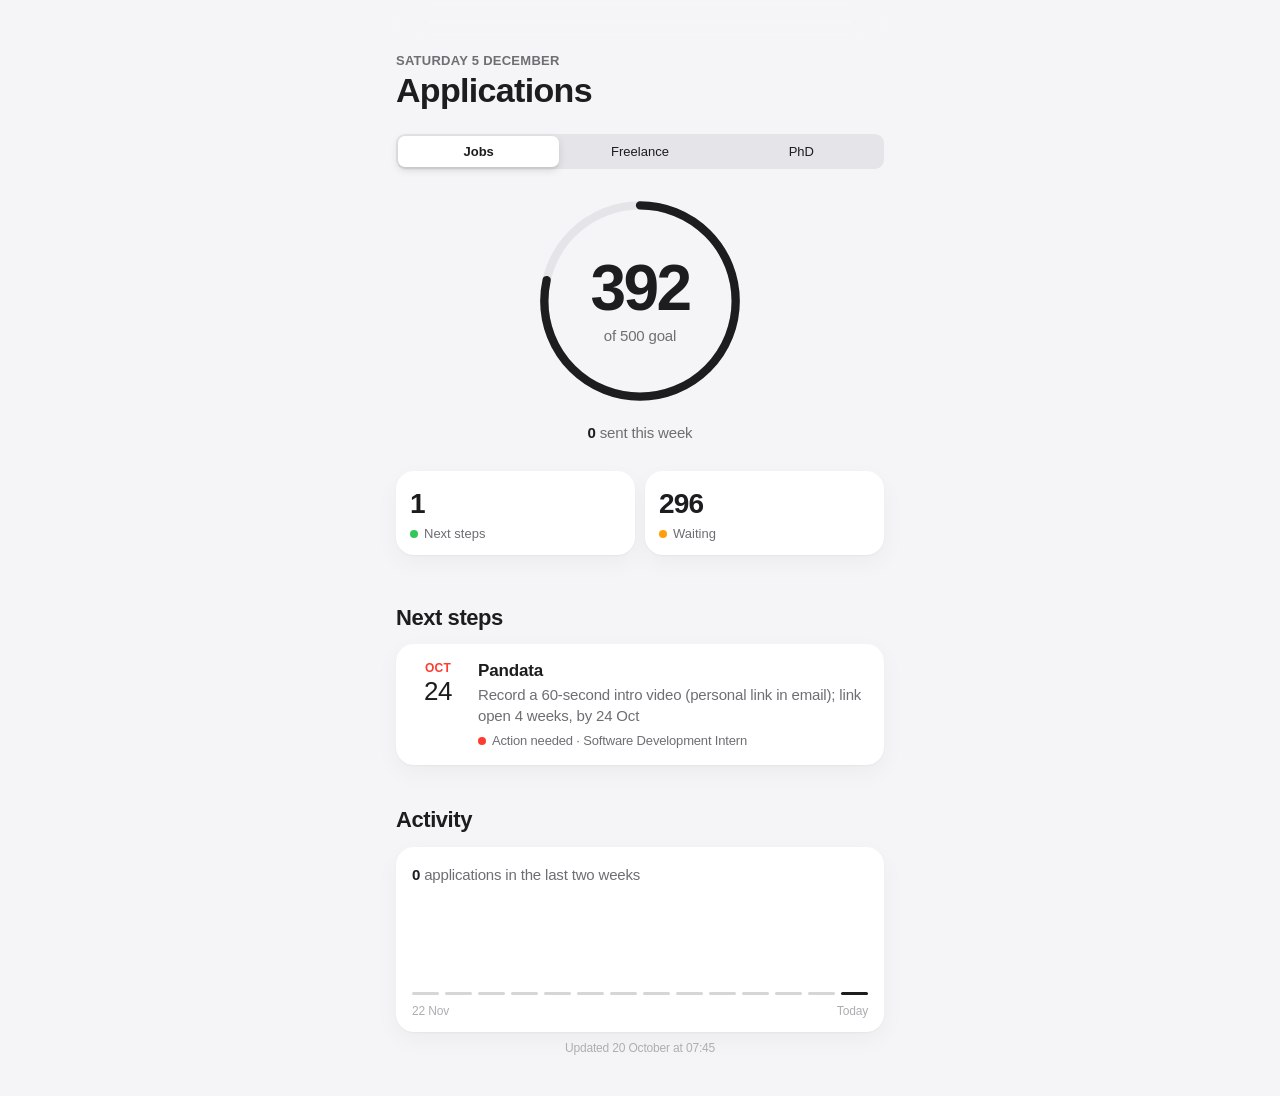
<file: apps-7q2m/index.html>
<!DOCTYPE html>
<html lang="en">
<head>
<meta charset="utf-8">
<meta name="viewport" content="width=device-width, initial-scale=1, viewport-fit=cover">
<meta name="robots" content="noindex, nofollow, noarchive">
<meta name="apple-mobile-web-app-capable" content="yes">
<meta name="mobile-web-app-capable" content="yes">
<meta name="apple-mobile-web-app-status-bar-style" content="default">
<meta name="apple-mobile-web-app-title" content="Applications">
<meta name="theme-color" content="#f5f5f7" media="(prefers-color-scheme: light)">
<meta name="theme-color" content="#000000" media="(prefers-color-scheme: dark)">
<title>Applications</title>
<link rel="icon" type="image/png" href="icon.png">
<link rel="apple-touch-icon" href="icon.png">
<style>
  :root {
    --bg: #f5f5f7;
    --card: #ffffff;
    --text: #1d1d1f;
    --sub: #6e6e73;
    --faint: #aeaeb2;
    --line: rgba(60, 60, 67, 0.12);
    --fill: rgba(118, 118, 128, 0.12);
    --accent: #0071e3;
    --wait: #ff9f0a;
    --no: #aeaeb2;
    --go: #34c759;
    --act: #ff3b30;
    --bar: rgba(245, 245, 247, 0.72);
    --shadow: 0 1px 2px rgba(0,0,0,0.04), 0 8px 24px rgba(0,0,0,0.04);
    --segsel: #ffffff;
  }
  @media (prefers-color-scheme: dark) {
    :root {
      --bg: #000000;
      --card: #1c1c1e;
      --text: #f5f5f7;
      --sub: #98989d;
      --faint: #636366;
      --line: rgba(84, 84, 88, 0.55);
      --fill: rgba(118, 118, 128, 0.24);
      --accent: #2997ff;
      --wait: #ff9f0a;
      --no: #636366;
      --go: #30d158;
      --act: #ff453a;
      --bar: rgba(0, 0, 0, 0.72);
      --shadow: none;
      --segsel: #636366;
    }
  }
  * { box-sizing: border-box; -webkit-tap-highlight-color: transparent; }
  html { -webkit-text-size-adjust: 100%; }
  body {
    margin: 0; background: var(--bg); color: var(--text);
    font-family: -apple-system, BlinkMacSystemFont, "SF Pro Text", "SF Pro Display", "Helvetica Neue", Inter, "Segoe UI", Roboto, sans-serif;
    font-size: 17px; line-height: 1.35; letter-spacing: -0.01em;
    -webkit-font-smoothing: antialiased;
  }
  .app { max-width: 480px; margin: 0 auto; padding: 0 16px calc(40px + env(safe-area-inset-bottom)); }

  /* compact bar that fades in on scroll */
  .nav {
    position: sticky; top: 0; z-index: 10; margin: 0 -16px;
    padding: calc(10px + env(safe-area-inset-top)) 16px 10px;
    background: var(--bar); backdrop-filter: saturate(180%) blur(20px); -webkit-backdrop-filter: saturate(180%) blur(20px);
    border-bottom: 0.5px solid transparent; text-align: center;
    font-weight: 600; font-size: 17px;
    transition: border-color .2s;
  }
  .nav span { opacity: 0; transition: opacity .2s; }
  .nav.on { border-bottom-color: var(--line); }
  .nav.on span { opacity: 1; }

  header { padding: 8px 0 24px; }
  .eyebrow { color: var(--sub); font-size: 13px; font-weight: 600; text-transform: uppercase; letter-spacing: 0.02em; }
  h1 { margin: 2px 0 0; font-size: 34px; line-height: 1.12; font-weight: 700; letter-spacing: -0.02em; }

  .hero { text-align: center; padding: 20px 0 8px; }
  .ring { position: relative; width: 208px; height: 208px; margin: 0 auto; }
  .ring svg { width: 100%; height: 100%; transform: rotate(-90deg); }
  .ring .track { stroke: var(--fill); }
  .ring .prog { stroke: var(--text); stroke-linecap: round; transition: stroke-dashoffset 1.2s cubic-bezier(.2,.8,.2,1); }
  .ring .mid { position: absolute; inset: 0; display: flex; flex-direction: column; align-items: center; justify-content: center; }
  .big { font-size: 64px; font-weight: 600; letter-spacing: -0.04em; line-height: 1; font-variant-numeric: tabular-nums; }
  .of { color: var(--sub); font-size: 15px; margin-top: 6px; }
  .today { color: var(--sub); font-size: 15px; margin-top: 18px; }
  .today b { color: var(--text); font-weight: 600; }

  .stats { display: grid; grid-template-columns: repeat(2, 1fr); gap: 10px; margin: 28px 0 0; }
  .stat { background: var(--card); border-radius: 18px; padding: 14px 14px 12px; box-shadow: var(--shadow); text-align: left; border: 0; font: inherit; color: inherit; cursor: pointer; }
  .stat .n { font-size: 28px; font-weight: 600; letter-spacing: -0.03em; font-variant-numeric: tabular-nums; }
  .stat .l { font-size: 13px; color: var(--sub); margin-top: 2px; display: flex; align-items: center; gap: 6px; }

  .dot { width: 8px; height: 8px; border-radius: 50%; display: inline-block; flex: none; background: var(--wait); }
  .dot.Rejected { background: var(--no); }
  .dot.Assessment, .dot.Interview { background: var(--go); }
  .dot.Action { background: var(--act); }

  h2 { font-size: 22px; font-weight: 700; letter-spacing: -0.02em; margin: 40px 0 12px; }
  .card { background: var(--card); border-radius: 18px; box-shadow: var(--shadow); overflow: hidden; }

  .next { padding: 16px; display: flex; gap: 14px; align-items: flex-start; }
  .next + .next { border-top: 0.5px solid var(--line); }
  .when { flex: none; width: 52px; text-align: center; }
  .when .m { font-size: 12px; font-weight: 600; color: var(--act); text-transform: uppercase; letter-spacing: 0.02em; }
  .when .d { font-size: 26px; font-weight: 500; letter-spacing: -0.02em; line-height: 1.1; }
  .next .t { font-weight: 600; }
  .next .s { color: var(--sub); font-size: 15px; margin-top: 2px; }
  .next .k { font-size: 13px; color: var(--sub); margin-top: 6px; display: flex; align-items: center; gap: 6px; }

  .chart { padding: 18px 16px 12px; }
  .bars { display: flex; align-items: flex-end; gap: 6px; height: 96px; }
  .bars div { flex: 1; background: var(--text); opacity: .18; border-radius: 4px; min-height: 3px; transition: height .8s cubic-bezier(.2,.8,.2,1); }
  .bars div.hot { opacity: 1; }
  .axis { display: flex; justify-content: space-between; color: var(--faint); font-size: 12px; margin-top: 8px; }
  .chart .cap { color: var(--sub); font-size: 15px; margin-bottom: 14px; }
  .chart .cap b { color: var(--text); font-weight: 600; }

  .seg { display: grid; grid-template-columns: repeat(4, 1fr); background: var(--fill); border-radius: 9px; padding: 2px; margin-bottom: 12px; }
  .seg button { font: inherit; font-size: 13px; font-weight: 500; color: var(--text); border: 0; background: none; padding: 7px 0; border-radius: 7px; cursor: pointer; }
  .seg button[aria-pressed="true"] { background: var(--segsel); box-shadow: 0 3px 8px rgba(0,0,0,.12), 0 3px 1px rgba(0,0,0,.04); font-weight: 600; }

  .search { position: relative; margin-bottom: 16px; }
  .search svg { position: absolute; left: 10px; top: 50%; transform: translateY(-50%); width: 16px; height: 16px; fill: var(--sub); }
  .search input { width: 100%; font: inherit; font-size: 17px; color: var(--text); background: var(--fill); border: 0; border-radius: 10px; padding: 8px 12px 8px 34px; outline: none; -webkit-appearance: none; appearance: none; }
  .search input::placeholder { color: var(--sub); }

  .day { font-size: 13px; font-weight: 600; color: var(--sub); text-transform: uppercase; letter-spacing: 0.02em; margin: 22px 4px 8px; display: flex; justify-content: space-between; }
  .day:first-child { margin-top: 0; }
  .row { display: block; width: 100%; text-align: left; font: inherit; color: inherit; background: none; border: 0; padding: 12px 16px; cursor: pointer; position: relative; }
  .row + .row::before { content: ""; position: absolute; top: 0; left: 16px; right: 0; border-top: 0.5px solid var(--line); }
  .row .top { display: flex; align-items: center; gap: 10px; }
  .row .c { font-weight: 600; flex: 1; min-width: 0; white-space: nowrap; overflow: hidden; text-overflow: ellipsis; }
  .row .r { color: var(--sub); font-size: 15px; margin-top: 1px; display: -webkit-box; -webkit-line-clamp: 2; -webkit-box-orient: vertical; overflow: hidden; padding-right: 18px; }
  .row .more { display: none; margin-top: 10px; font-size: 15px; }
  .row.open .more { display: block; }
  .row.open .r { -webkit-line-clamp: unset; }
  .kv { display: flex; justify-content: space-between; gap: 12px; padding: 6px 0; border-top: 0.5px solid var(--line); }
  .kv span:first-child { color: var(--sub); }
  .kv span:last-child { text-align: right; }
  .note { color: var(--sub); padding: 8px 0 2px; border-top: 0.5px solid var(--line); }
  .empty { text-align: center; color: var(--sub); padding: 40px 16px; }
  .count { text-align: center; color: var(--faint); font-size: 13px; margin-top: 20px; }
  footer { text-align: center; color: var(--faint); font-size: 12px; margin-top: 8px; }

  @media (min-width: 900px) { .app { max-width: 520px; } }
  #nextH { scroll-margin-top: 64px; }
  .moreBtn { display: block; width: 100%; margin-top: 12px; font: inherit; font-size: 17px; color: var(--accent); background: var(--card); border: 0; border-radius: 14px; padding: 13px; cursor: pointer; box-shadow: var(--shadow); }
  .tabs { grid-template-columns: repeat(3, 1fr); margin: 0 0 8px; }
  .pill { font-size: 12px; font-weight: 600; padding: 2px 8px; border-radius: 999px; background: var(--fill); color: var(--sub); flex: none; }
  .pill.Strong { color: var(--go); }
  .pill.Stretch { color: var(--wait); }
  .due { font-size: 13px; font-weight: 600; color: var(--sub); flex: none; }
  .due.soon { color: var(--act); }
  .phdnote { color: var(--sub); font-size: 15px; margin: 4px 4px 16px; }
  .open-ad { display: inline-block; margin-top: 10px; color: var(--accent); text-decoration: none; font-weight: 600; }
  [hidden] { display: none !important; }
  .stats.three { grid-template-columns: repeat(3, 1fr); margin-top: 20px; }
  .row .meta { color: var(--sub); font-size: 13px; margin-top: 4px; display: flex; align-items: center; gap: 6px; }
  .kv a { color: var(--accent); text-decoration: none; }
  @media (prefers-reduced-motion: reduce) { * { transition: none !important; } }
</style>
</head>
<body>
<div class="app">
  <div class="nav" id="nav"><span>Applications</span></div>

  <header>
    <div class="eyebrow" id="date">&nbsp;</div>
    <h1>Applications</h1>
  </header>

  <div class="seg tabs" id="tabs" role="tablist">
    <button type="button" data-v="jobs" aria-pressed="true">Jobs</button>
    <button type="button" data-v="fl" aria-pressed="false">Freelance</button>
    <button type="button" data-v="phd" aria-pressed="false">PhD</button>
  </div>

  <div id="jobsView">
  <section class="hero">
    <div class="ring">
      <svg viewBox="0 0 200 200" aria-hidden="true">
        <circle class="track" cx="100" cy="100" r="92" fill="none" stroke-width="8"/>
        <circle class="prog" id="prog" cx="100" cy="100" r="92" fill="none" stroke-width="8" stroke-dasharray="578.05" stroke-dashoffset="578.05"/>
      </svg>
      <div class="mid"><div class="big" id="total">0</div><div class="of" id="of">&nbsp;</div></div>
    </div>
    <div class="today" id="today">&nbsp;</div>

    <div class="stats" id="stats"></div>
  </section>

  <h2 id="nextH">Next steps</h2>
  <div class="card" id="next"></div>

  <h2>Activity</h2>
  <div class="card chart">
    <div class="cap" id="cap">&nbsp;</div>
    <div class="bars" id="bars"></div>
    <div class="axis"><span id="a0"></span><span>Today</span></div>
  </div>
  </div>

  <div id="flView" hidden>
    <div class="stats three" id="flStats"></div>
    <h2>Proposals</h2>
    <div class="card" id="flList"><div class="empty">Loading</div></div>
    <div class="count" id="flCount"></div>
  </div>

  <div id="phdView" hidden>
    <div class="stats three" id="phdStats"></div>
    <h2>Potential PhD applications</h2>
    <div class="phdnote">Full-time / 100% paid positions in Germany. Not applied yet unless marked.</div>
    <div class="seg" id="phdSeg">
      <button type="button" data-t="all" aria-pressed="true">All</button>
      <button type="button" data-t="Strong" aria-pressed="false">Strong</button>
      <button type="button" data-t="Good" aria-pressed="false">Good</button>
      <button type="button" data-t="Stretch" aria-pressed="false">Stretch</button>
    </div>
    <div class="card" id="phdList"><div class="empty">Loading</div></div>
    <div class="count" id="phdCount"></div>
  </div>

  <footer id="updated">&nbsp;</footer>
</div>

<script>
(function () {
  var TARGET = 500;
  var data = null, filter = "all", limit = 30;
  var $ = function (id) { return document.getElementById(id); };
  var esc = function (s) { return String(s == null ? "" : s).replace(/[&<>"]/g, function (c) { return {"&":"&amp;","<":"&lt;",">":"&gt;","\"":"&quot;"}[c]; }); };
  var M = ["Jan","Feb","Mar","Apr","May","Jun","Jul","Aug","Sep","Oct","Nov","Dec"];
  var MF = ["January","February","March","April","May","June","July","August","September","October","November","December"];
  var iso = function (d) { return d.getFullYear() + "-" + ("0" + (d.getMonth() + 1)).slice(-2) + "-" + ("0" + d.getDate()).slice(-2); };
  var parse = function (s) { var p = (s || "").split("-"); return p.length === 3 ? new Date(+p[0], +p[1] - 1, +p[2]) : null; };
  var short = function (s) { var d = parse(s); return d ? d.getDate() + " " + M[d.getMonth()] : ""; };
  var cls = function (s) { return s === "Action needed" ? "Action" : s; };
  var label = function (s) { return s === "Rejected" ? "Closed" : s === "Action needed" ? "Action needed" : s; };
  var isOpen = function (x) { return x.state === "Assessment" || x.state === "Interview" || x.state === "Action needed"; };

  var now = new Date(), todayIso = iso(now);
  var yd = new Date(now); yd.setDate(now.getDate() - 1); var yIso = iso(yd);
  $("date").textContent = now.toLocaleDateString("en-GB", { weekday: "long", day: "numeric", month: "long" });

  function count(to, el) {
    var t0 = null, dur = 900;
    function step(t) { if (!t0) t0 = t; var k = Math.min(1, (t - t0) / dur); el.textContent = Math.round(to * (1 - Math.pow(1 - k, 3))); if (k < 1) requestAnimationFrame(step); }
    requestAnimationFrame(step);
  }

  function hero() {
    var r = data.rows, c = {};
    r.forEach(function (x) { c[x.state] = (c[x.state] || 0) + 1; });
    count(r.length, $("total"));
    $("of").textContent = "of " + TARGET + " goal";
    var circ = 578.05;
    requestAnimationFrame(function () { $("prog").style.strokeDashoffset = circ * (1 - Math.min(1, r.length / TARGET)); });
    var t = r.filter(function (x) { return x.date === todayIso; }).length;
    var w = r.filter(function (x) { var d = parse(x.date); return d && (now - d) / 864e5 < 7; }).length;
    $("today").innerHTML = t ? "<b>" + t + "</b> sent today · <b>" + w + "</b> this week" : "<b>" + w + "</b> sent this week";
    var open = r.filter(isOpen).length;
    var s = [["Next steps", open, "Assessment", "open"], ["Waiting", c.Waiting || 0, "Waiting", "Waiting"]];
    $("stats").innerHTML = s.map(function (i) {
      return '<button class="stat" data-go="' + i[3] + '"><div class="n">' + i[1] + '</div><div class="l"><span class="dot ' + i[2] + '"></span>' + i[0] + "</div></button>";
    }).join("");
    document.querySelectorAll(".stat").forEach(function (b) {
      b.addEventListener("click", function () { $("nextH").scrollIntoView({ behavior: "smooth", block: "start" }); });
    });
  }

  function dueFrom(x) {
    var m = (x.note || "").match(/by (\d{1,2}) (Jan|Feb|Mar|Apr|May|Jun|Jul|Aug|Sep|Oct|Nov|Dec)/);
    if (m) return { d: m[1], m: m[2] };
    var d = parse(x.last || x.date); return d ? { d: d.getDate(), m: M[d.getMonth()] } : { d: "", m: "" };
  }

  function next() {
    var n = data.rows.filter(isOpen);
    if (!n.length) { $("next").innerHTML = '<div class="empty">No next steps right now</div>'; return; }
    var mi = function (x) { var d = dueFrom(x); return M.indexOf(d.m) * 100 + (+d.d || 0); };
    n.sort(function (a, b) { return mi(a) - mi(b); });
    $("next").innerHTML = n.map(function (x) {
      var d = dueFrom(x);
      return '<div class="next"><div class="when"><div class="m">' + esc(d.m) + '</div><div class="d">' + esc(d.d) + "</div></div>" +
        '<div><div class="t">' + esc(x.company) + '</div><div class="s">' + esc(x.note || x.role) + '</div>' +
        '<div class="k"><span class="dot ' + esc(cls(x.state)) + '"></span>' + esc(label(x.state)) + " · " + esc(x.role) + "</div></div></div>";
    }).join("");
  }

  function chart() {
    var days = 14, byDay = {}, max = 1, tot = 0;
    data.rows.forEach(function (x) { byDay[x.date] = (byDay[x.date] || 0) + 1; });
    var cells = [];
    for (var i = days - 1; i >= 0; i--) {
      var d = new Date(now); d.setDate(now.getDate() - i);
      var k = iso(d), v = byDay[k] || 0; tot += v; if (v > max) max = v;
      cells.push({ k: k, v: v, d: d });
    }
    $("bars").innerHTML = cells.map(function (c, i) {
      return '<div title="' + c.d.getDate() + " " + M[c.d.getMonth()] + ": " + c.v + '" style="height:3px" data-h="' + Math.max(3, Math.round(c.v / max * 96)) + '"' + (i === days - 1 ? ' class="hot"' : "") + "></div>";
    }).join("");
    requestAnimationFrame(function () { document.querySelectorAll("#bars div").forEach(function (b) { b.style.height = b.getAttribute("data-h") + "px"; }); });
    $("a0").textContent = cells[0].d.getDate() + " " + M[cells[0].d.getMonth()];
    $("cap").innerHTML = "<b>" + tot + "</b> applications in the last two weeks";
  }

  var fl = null, view = "jobs", upJobs = "", upFl = "";
  var stamp = function (s) { var g = new Date(s); return isNaN(g) ? "" : "Updated " + g.toLocaleString("en-GB", { day: "numeric", month: "long", hour: "2-digit", minute: "2-digit" }); };
  var foot = function () { $("updated").textContent = view === "fl" ? upFl : view === "phd" ? (typeof upPhd === "string" ? upPhd : "") : upJobs; };
  function flRender() {
    var pri = function (x) { return x.state === "Action needed" || x.state === "Draft" ? 0 : 1; };
    var r = fl.rows.slice().sort(function (a, b) { return pri(a) - pri(b) || (a.date < b.date ? 1 : a.date > b.date ? -1 : 0); });
    var sent = r.filter(function (x) { return x.state !== "Action needed" && x.state !== "Draft"; });
    var todo = r.filter(function (x) { return x.state === "Action needed" || x.state === "Draft"; });
    var spent = sent.reduce(function (a, x) { return a + (+x.connects || 0); }, 0);
    var s = [["Sent", sent.length, "Waiting"], ["To send", todo.length, "Action"], ["Connects used", spent, ""]];
    $("flStats").innerHTML = s.map(function (i) {
      return '<div class="stat"><div class="n">' + i[1] + '</div><div class="l">' + (i[2] ? '<span class="dot ' + i[2] + '"></span>' : "") + i[0] + "</div></div>";
    }).join("");
    if (!r.length) { $("flList").innerHTML = '<div class="empty">No proposals yet</div>'; return; }
    $("flList").innerHTML = r.map(function (x) {
      return '<button type="button" class="row"><div class="top"><span class="c">' + esc(x.client) + '</span></div>' +
        '<div class="r">' + esc(x.note || "") + '</div>' +
        '<div class="meta"><span class="dot ' + esc(cls(x.state)) + '"></span>' + esc(x.state) + " · " + esc(short(x.date)) + " · " + esc(x.platform) + "</div>" +
        '<div class="more">' +
        '<div class="kv"><span>Pay</span><span>' + esc(x.pay) + "</span></div>" +
        '<div class="kv"><span>Connects</span><span>' + esc(x.connects) + "</span></div>" +
        (x.url ? '<div class="kv"><span>Job post</span><span><a href="' + esc(x.url) + '" target="_blank" rel="noopener">Open on ' + esc(x.platform) + "</a></span></div>" : "") +
        "</div></button>";
    }).join("");
    document.querySelectorAll("#flList .row").forEach(function (b) {
      b.addEventListener("click", function (e) { if (e.target.tagName === "A") return; b.classList.toggle("open"); });
    });
    $("flCount").textContent = r.length + " freelance proposals";
  }
  var phd = null, upPhd = "", tier = "all";
  function phdRender() {
    var day = 864e5, t0 = parse(todayIso);
    var left = function (x) { var d = parse(x.deadline); return d ? Math.round((d - t0) / day) : null; };
    var r = phd.rows.filter(function (x) { var l = left(x); return l === null || l >= 0; });
    r.sort(function (a, b) { var la = left(a), lb = left(b); if (la === null && lb === null) return a.n - b.n; if (la === null) return 1; if (lb === null) return -1; return la - lb || a.n - b.n; });
    var soon = r.filter(function (x) { var l = left(x); return l !== null && l <= 14; }).length;
    var applied = r.filter(function (x) { return x.state === "Applied"; }).length;
    var s = [["Positions", r.length, ""], ["Close in 14 days", soon, "Action"], ["Applied", applied, "Waiting"]];
    $("phdStats").innerHTML = s.map(function (i) {
      return '<div class="stat"><div class="n">' + i[1] + '</div><div class="l">' + (i[2] ? '<span class="dot ' + i[2] + '"></span>' : "") + i[0] + "</div></div>";
    }).join("");
    var v = r.filter(function (x) { return tier === "all" || x.tier === tier; });
    if (!v.length) { $("phdList").innerHTML = '<div class="empty">Nothing here</div>'; $("phdCount").textContent = ""; return; }
    $("phdList").innerHTML = v.map(function (x) {
      var l = left(x), dueTxt = l === null ? x.dtext : l === 0 ? "Today" : l === 1 ? "Tomorrow" : short(x.deadline);
      return '<div class="row" role="button" tabindex="0"><div class="top"><span class="c">' + esc(x.org) + '</span><span class="due' + (l !== null && l <= 7 ? " soon" : "") + '">' + esc(dueTxt) + "</span></div>" +
        '<div class="r">' + esc(x.title) + "</div>" +
        '<div class="meta"><span class="pill ' + esc(x.tier) + '">' + esc(x.tier) + "</span>" + esc(x.city) + " · " + esc(x.pay) + "</div>" +
        '<div class="more">' +
        '<div class="kv"><span>Topic</span><span>' + esc(x.topic) + "</span></div>" +
        '<div class="kv"><span>Pay</span><span>' + esc(x.pay) + "</span></div>" +
        '<div class="kv"><span>Deadline</span><span>' + esc(x.dtext) + "</span></div>" +
        '<div class="kv"><span>Documents</span><span>' + esc(x.docs) + "</span></div>" +
        '<div class="kv"><span>Fit</span><span>' + esc(x.fit) + "</span></div>" +
        '<div class="kv"><span>Gap</span><span>' + esc(x.gap) + "</span></div>" +
        '<div class="kv"><span>Status</span><span>' + esc(x.state) + "</span></div>" +
        '<a class="open-ad" href="' + esc(x.url) + '" target="_blank" rel="noopener">Open the ad</a>' +
        "</div></div>";
    }).join("");
    document.querySelectorAll("#phdList .row").forEach(function (b) {
      b.addEventListener("click", function (e) { if (e.target.tagName === "A") return; b.classList.toggle("open"); });
    });
    $("phdCount").textContent = v.length + (v.length === 1 ? " position" : " positions");
  }
  document.querySelectorAll("#phdSeg button").forEach(function (b) {
    b.addEventListener("click", function () {
      tier = b.getAttribute("data-t");
      document.querySelectorAll("#phdSeg button").forEach(function (o) { o.setAttribute("aria-pressed", String(o === b)); });
      if (phd) phdRender();
    });
  });
  fetch("phd.json", { cache: "no-store" }).then(function (r) { return r.json(); }).then(function (d) { phd = d; upPhd = stamp(d.generated); phdRender(); foot(); })
    .catch(function () { $("phdList").innerHTML = '<div class="empty">Could not load PhD data</div>'; });

  var TITLES = { jobs: "Applications", fl: "Freelance", phd: "PhD" };
  var HASH = { jobs: "", fl: "#freelance", phd: "#phd" };
  function show(v) {
    document.querySelectorAll("#tabs button").forEach(function (b) { b.setAttribute("aria-pressed", String(b.getAttribute("data-v") === v)); });
    $("jobsView").hidden = v !== "jobs"; $("flView").hidden = v !== "fl"; $("phdView").hidden = v !== "phd";
    document.querySelector("h1").textContent = TITLES[v];
    document.querySelector("#nav span").textContent = TITLES[v];
    view = v; foot();
    if (history.replaceState) history.replaceState(null, "", HASH[v] || location.pathname);
  }
  document.querySelectorAll("#tabs button").forEach(function (b) { b.addEventListener("click", function () { show(b.getAttribute("data-v")); }); });
  if (location.hash === "#freelance") show("fl");
  if (location.hash === "#phd") show("phd");
  fetch("freelance.json", { cache: "no-store" }).then(function (r) { return r.json(); }).then(function (d) { fl = d; upFl = stamp(d.generated); flRender(); foot(); })
    .catch(function () { $("flList").innerHTML = '<div class="empty">Could not load freelance data</div>'; });

  var nav = $("nav"), h1 = document.querySelector("h1");
  window.addEventListener("scroll", function () { nav.classList.toggle("on", h1.getBoundingClientRect().bottom < nav.offsetHeight); }, { passive: true });

  fetch("data.json", { cache: "no-store" }).then(function (r) { return r.json(); }).then(function (d) {
    data = d; hero(); next(); chart();
    upJobs = stamp(d.generated); foot();
  }).catch(function () { $("next").innerHTML = '<div class="empty">Could not load data</div>'; });
})();
</script>
</body>
</html>
</file>
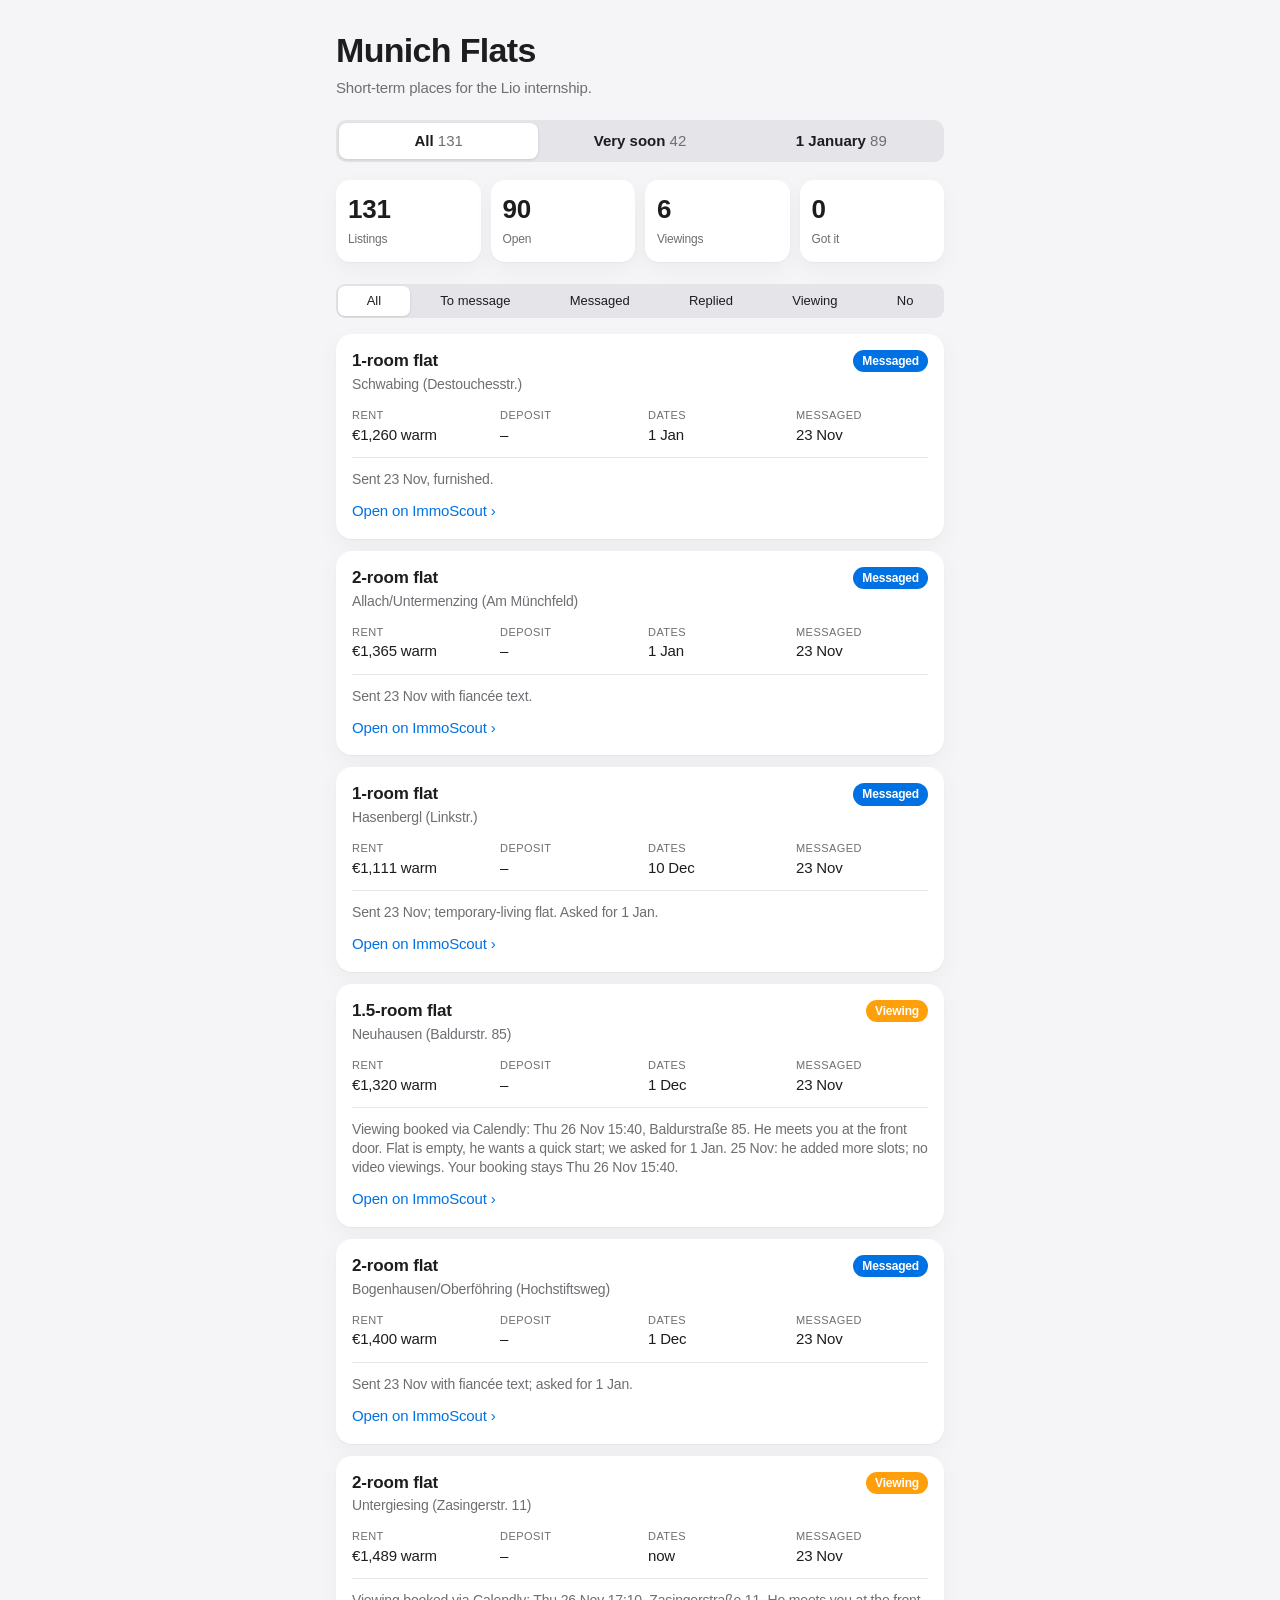
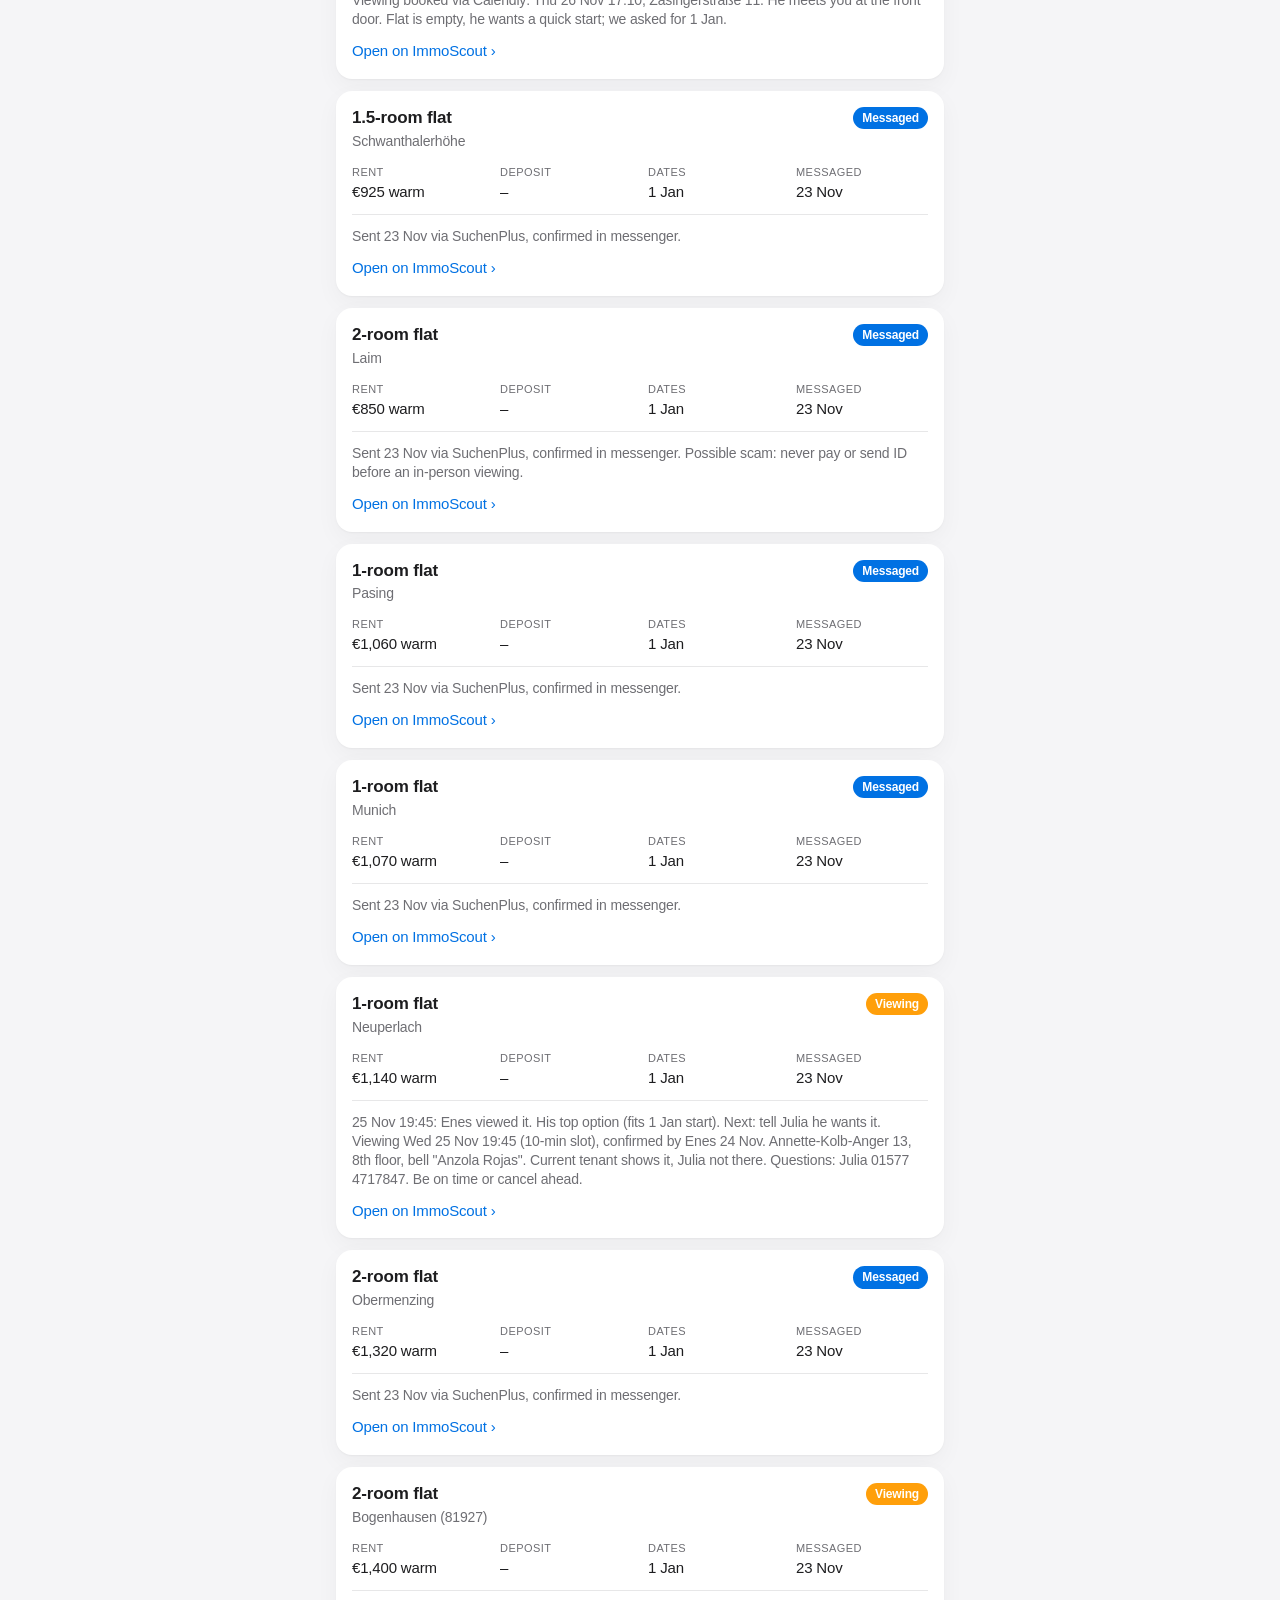
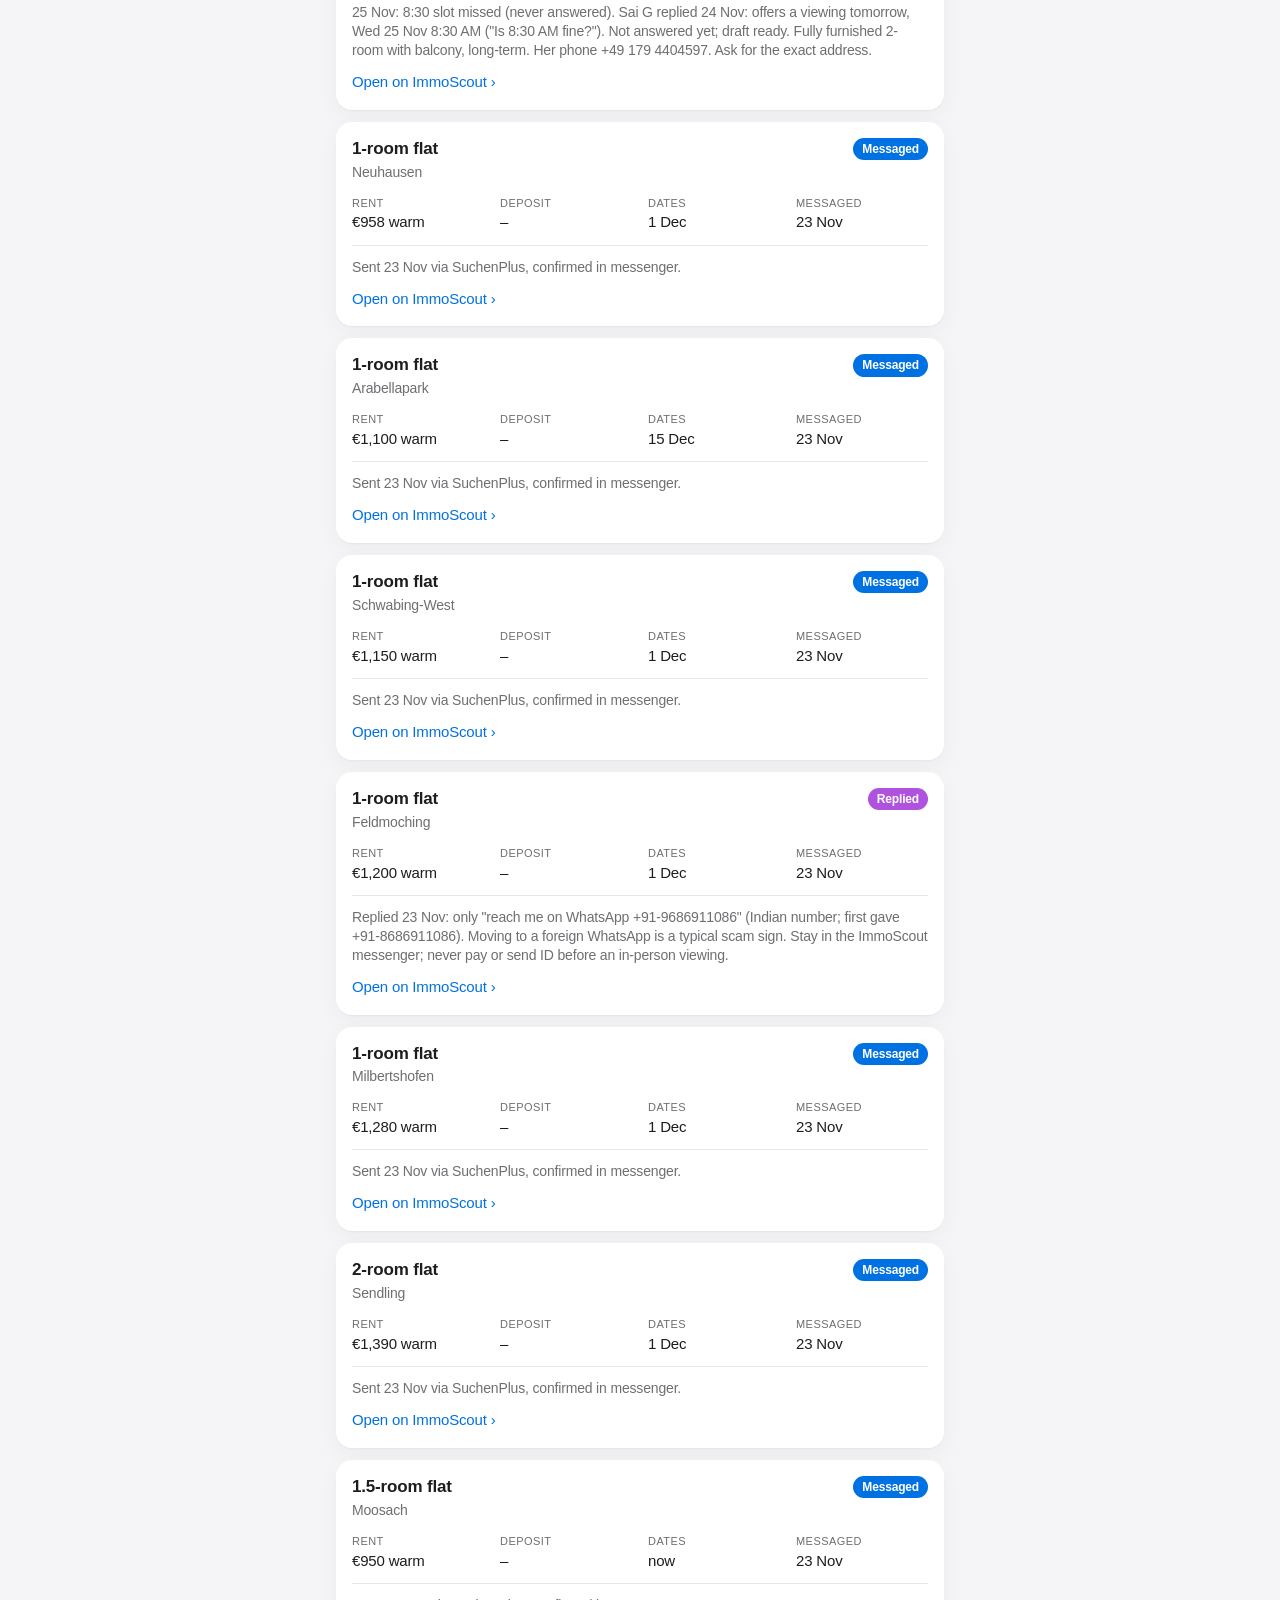
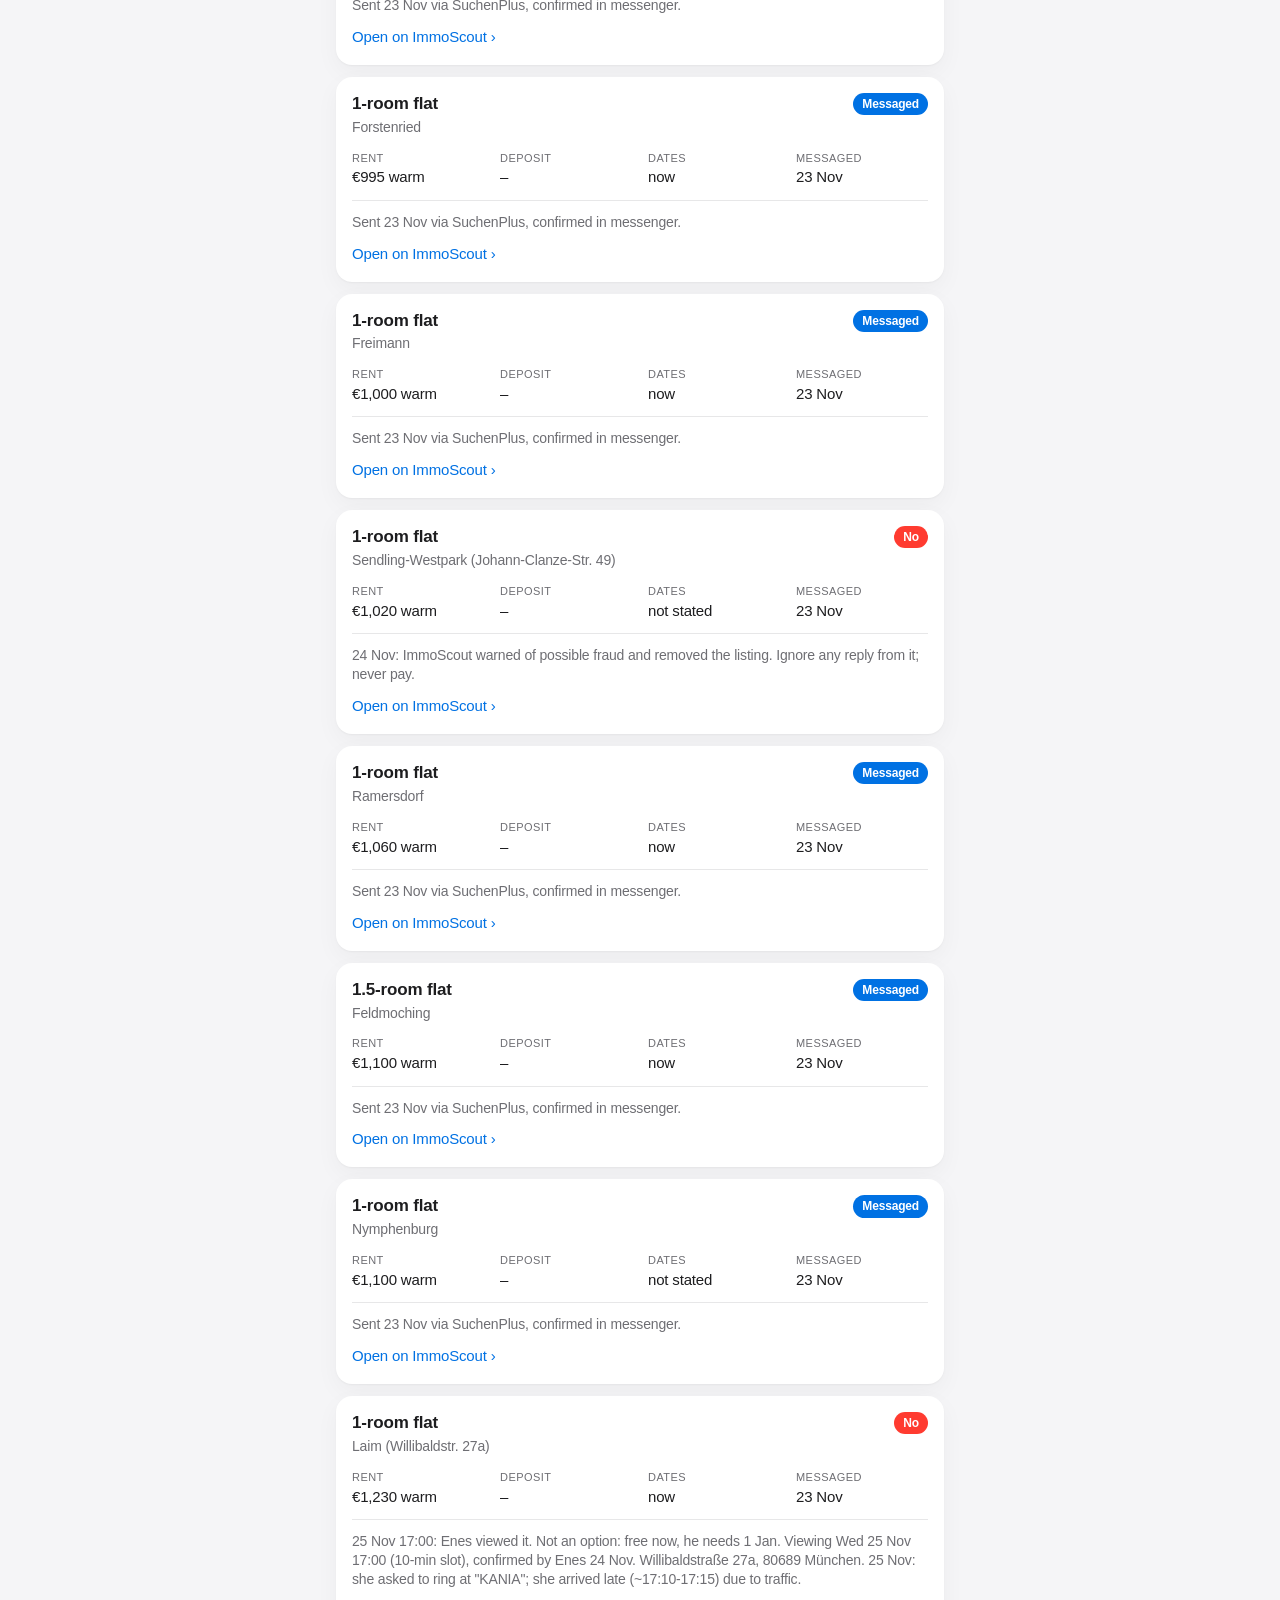
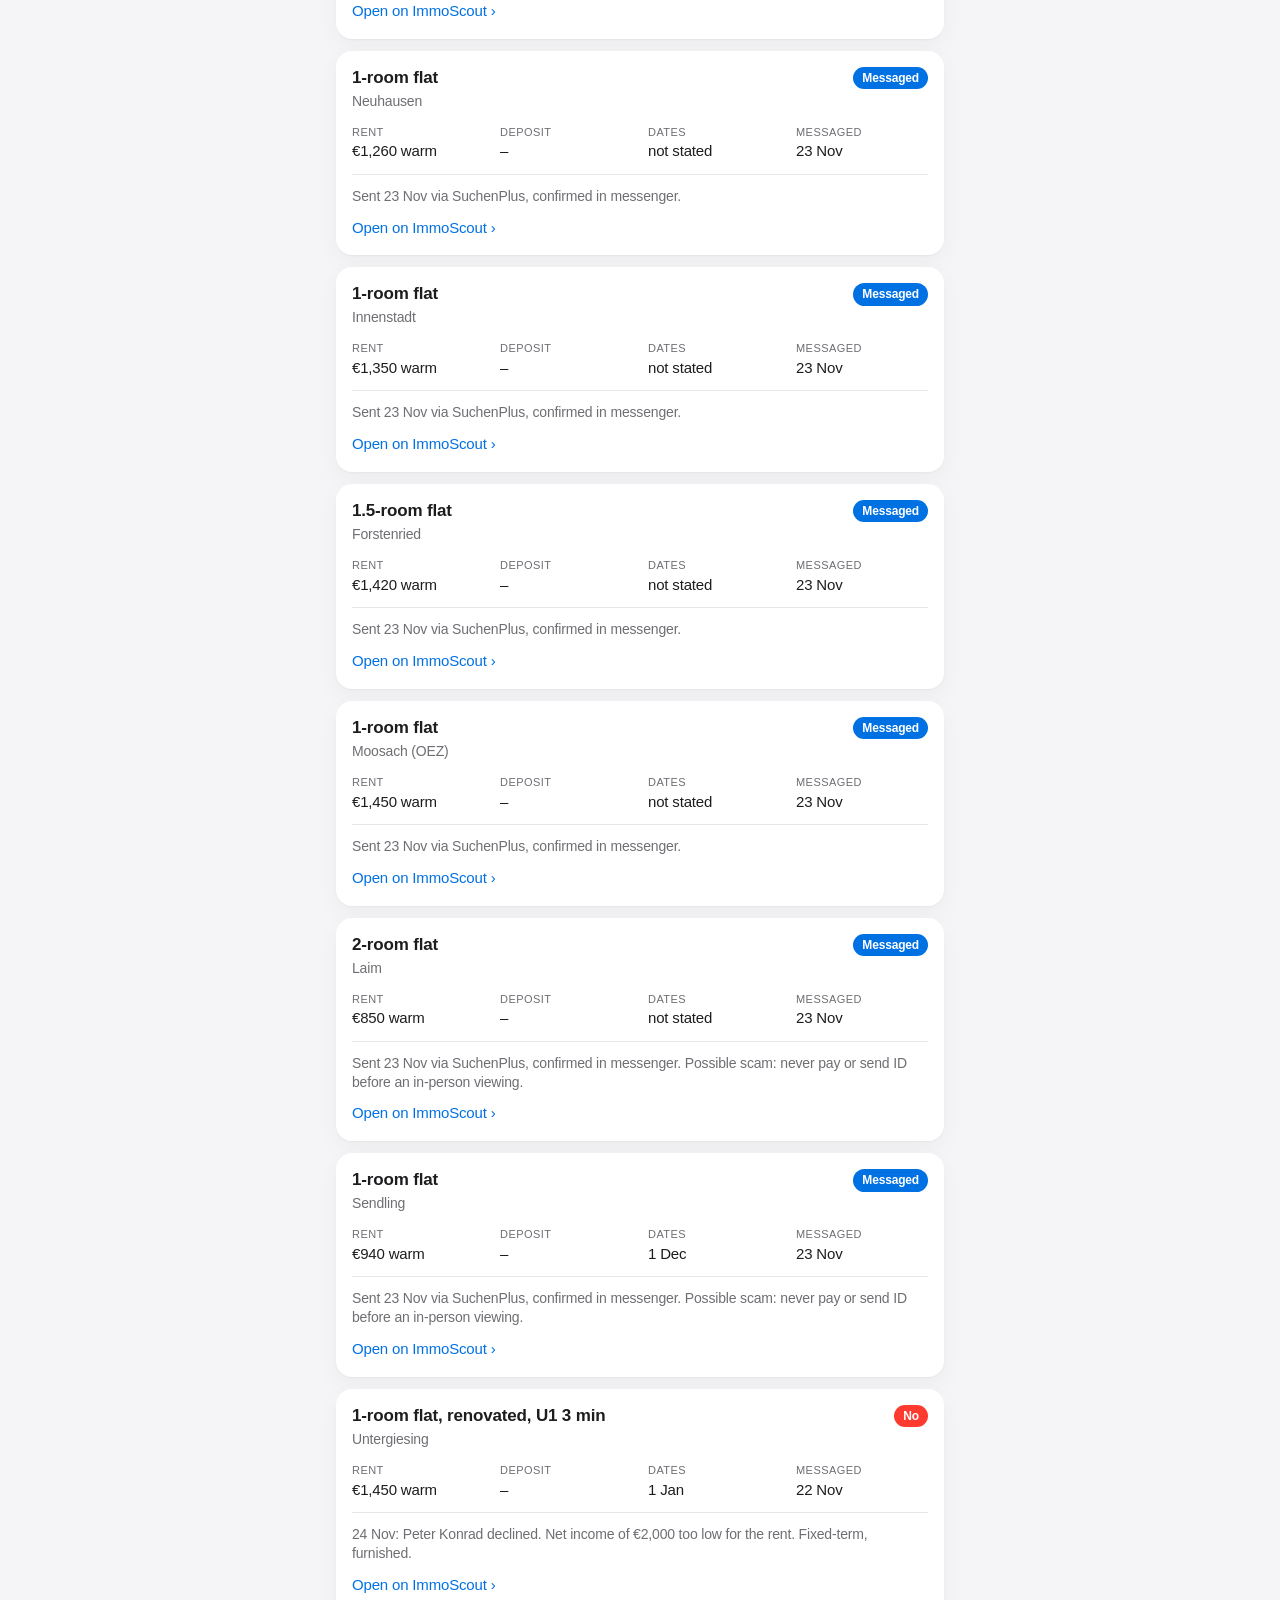
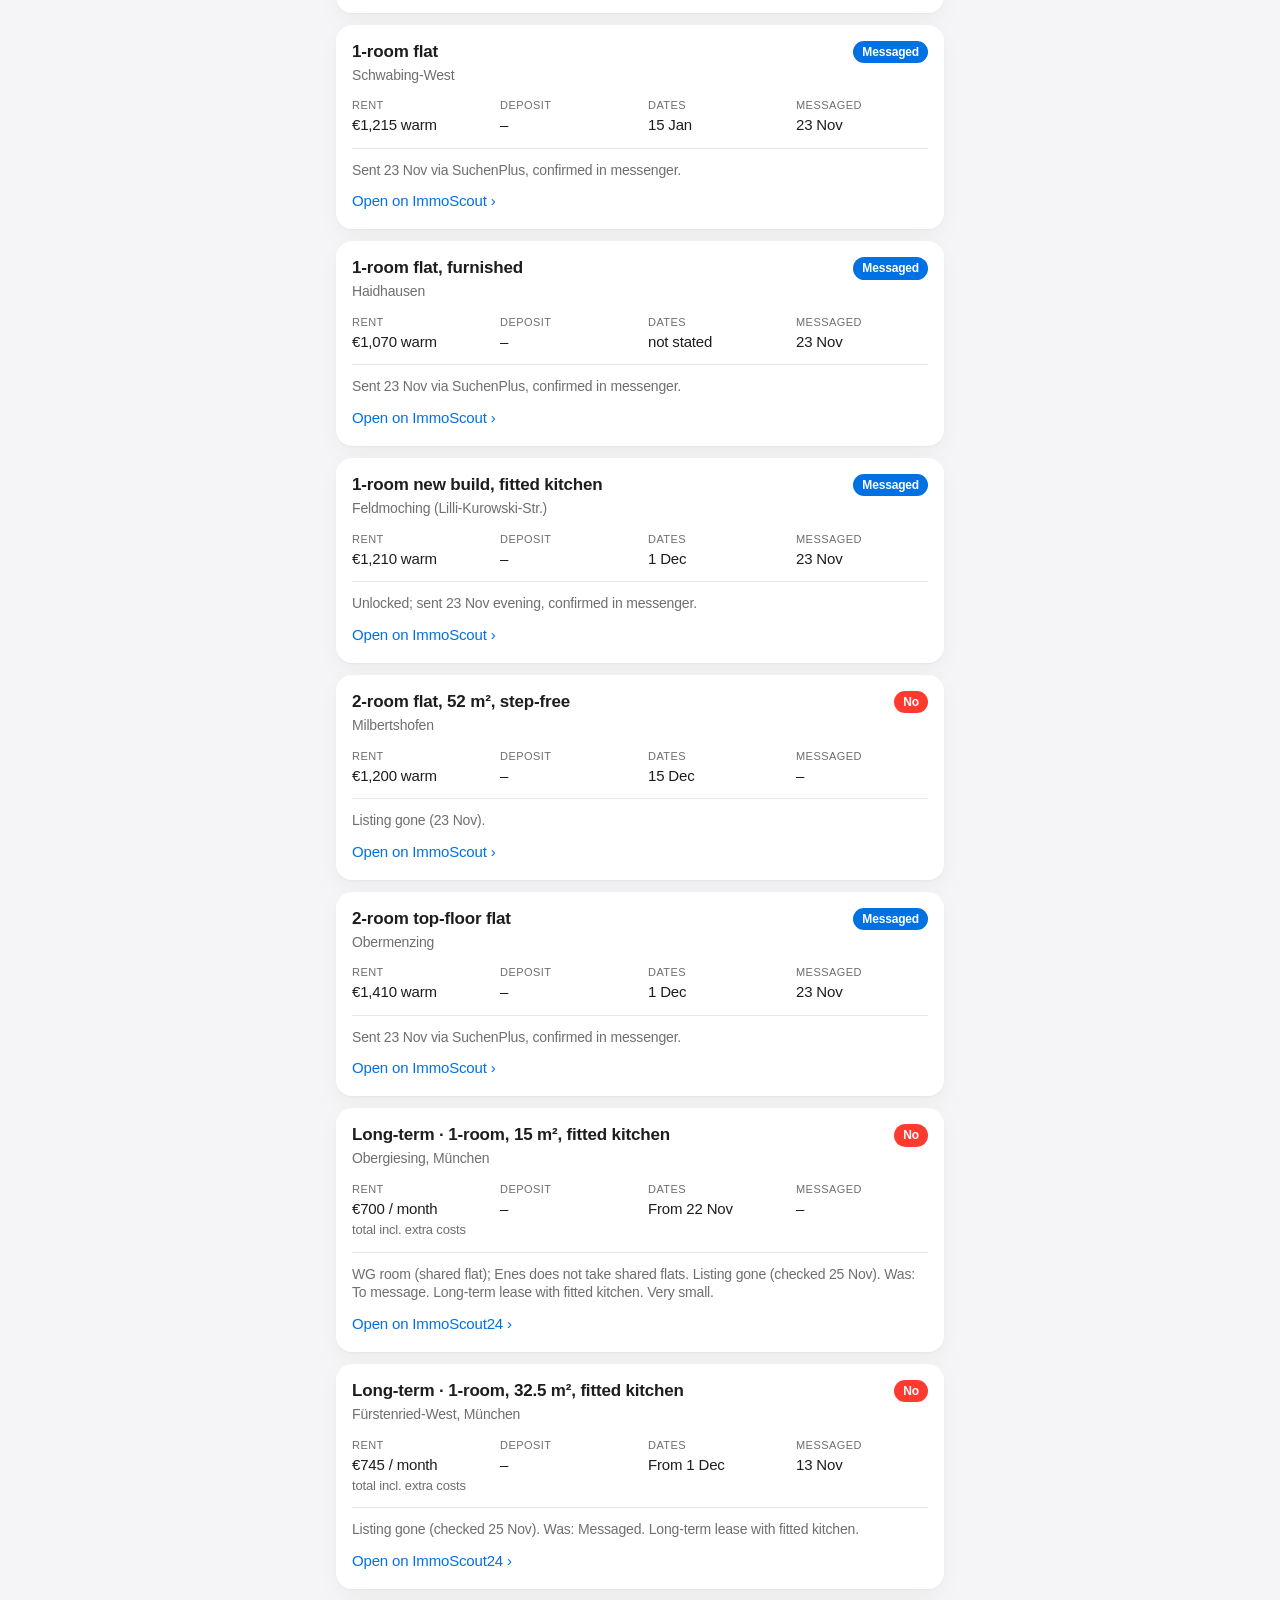
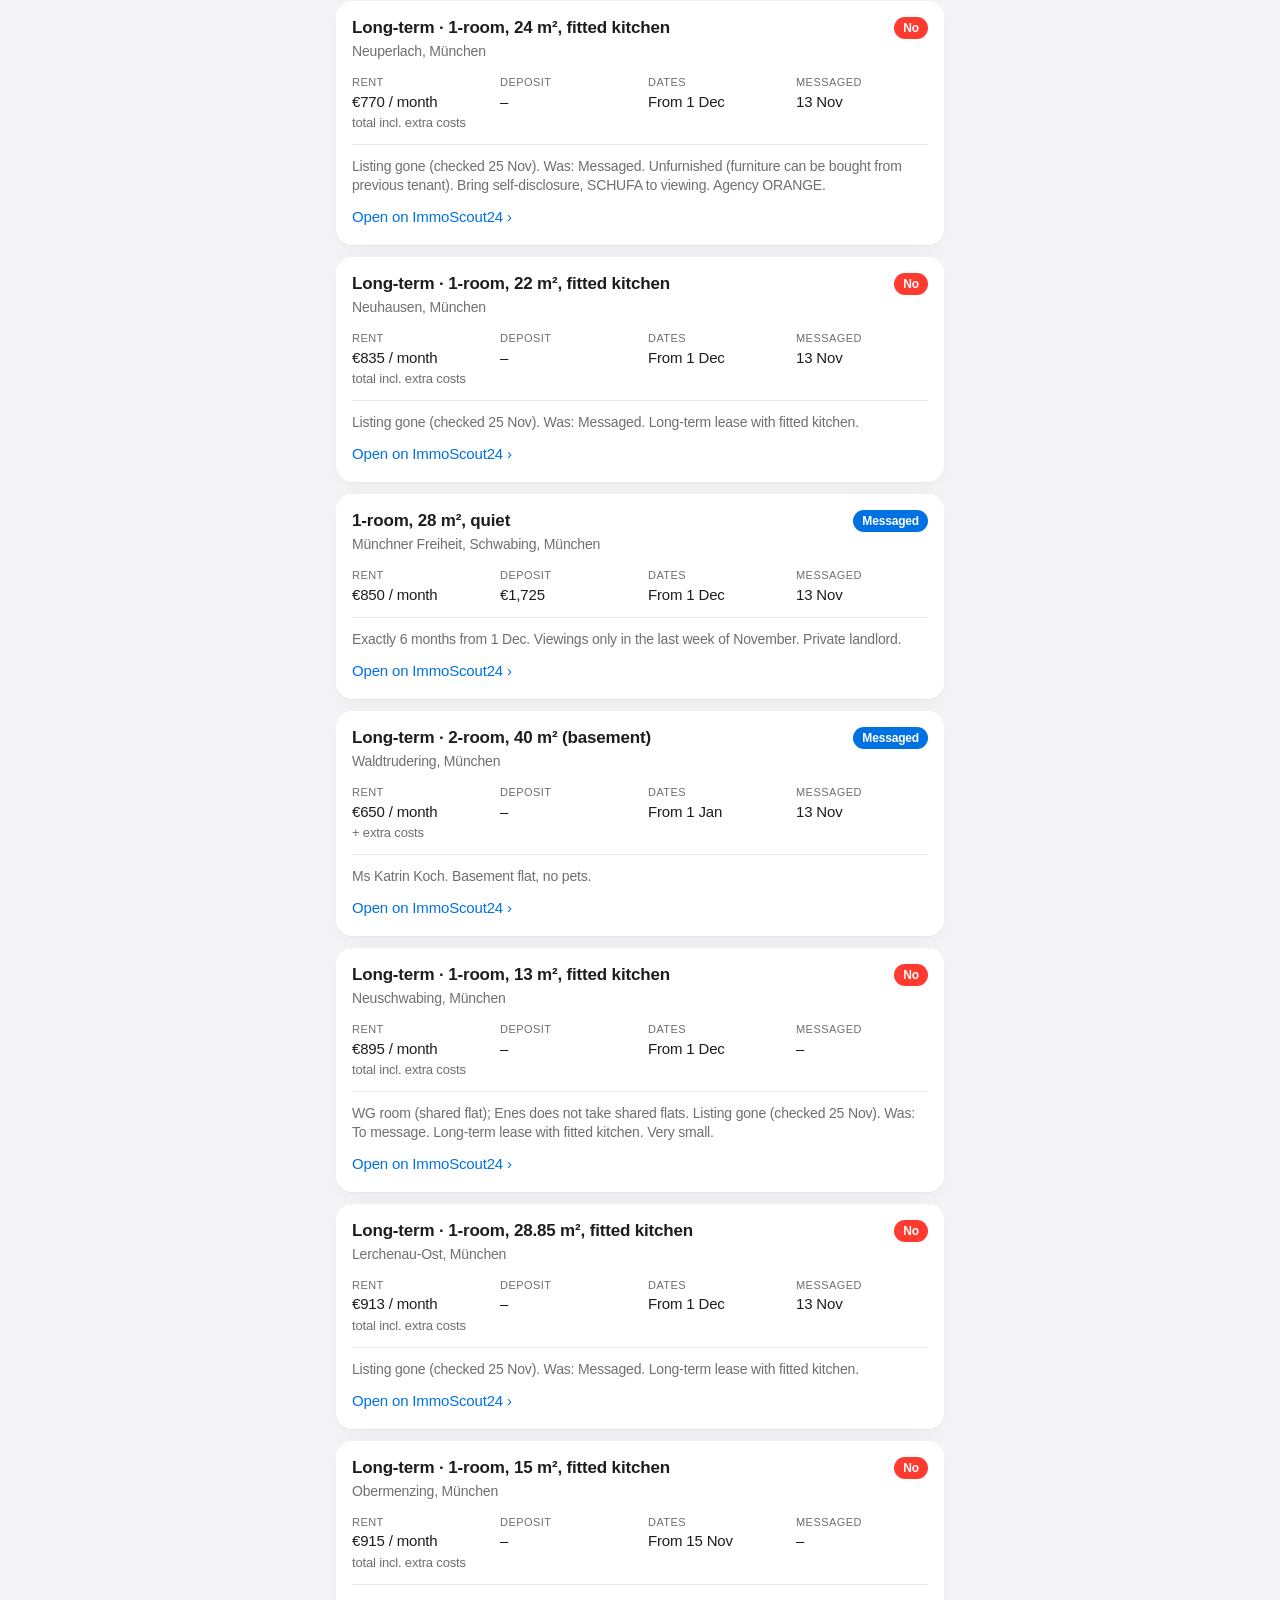
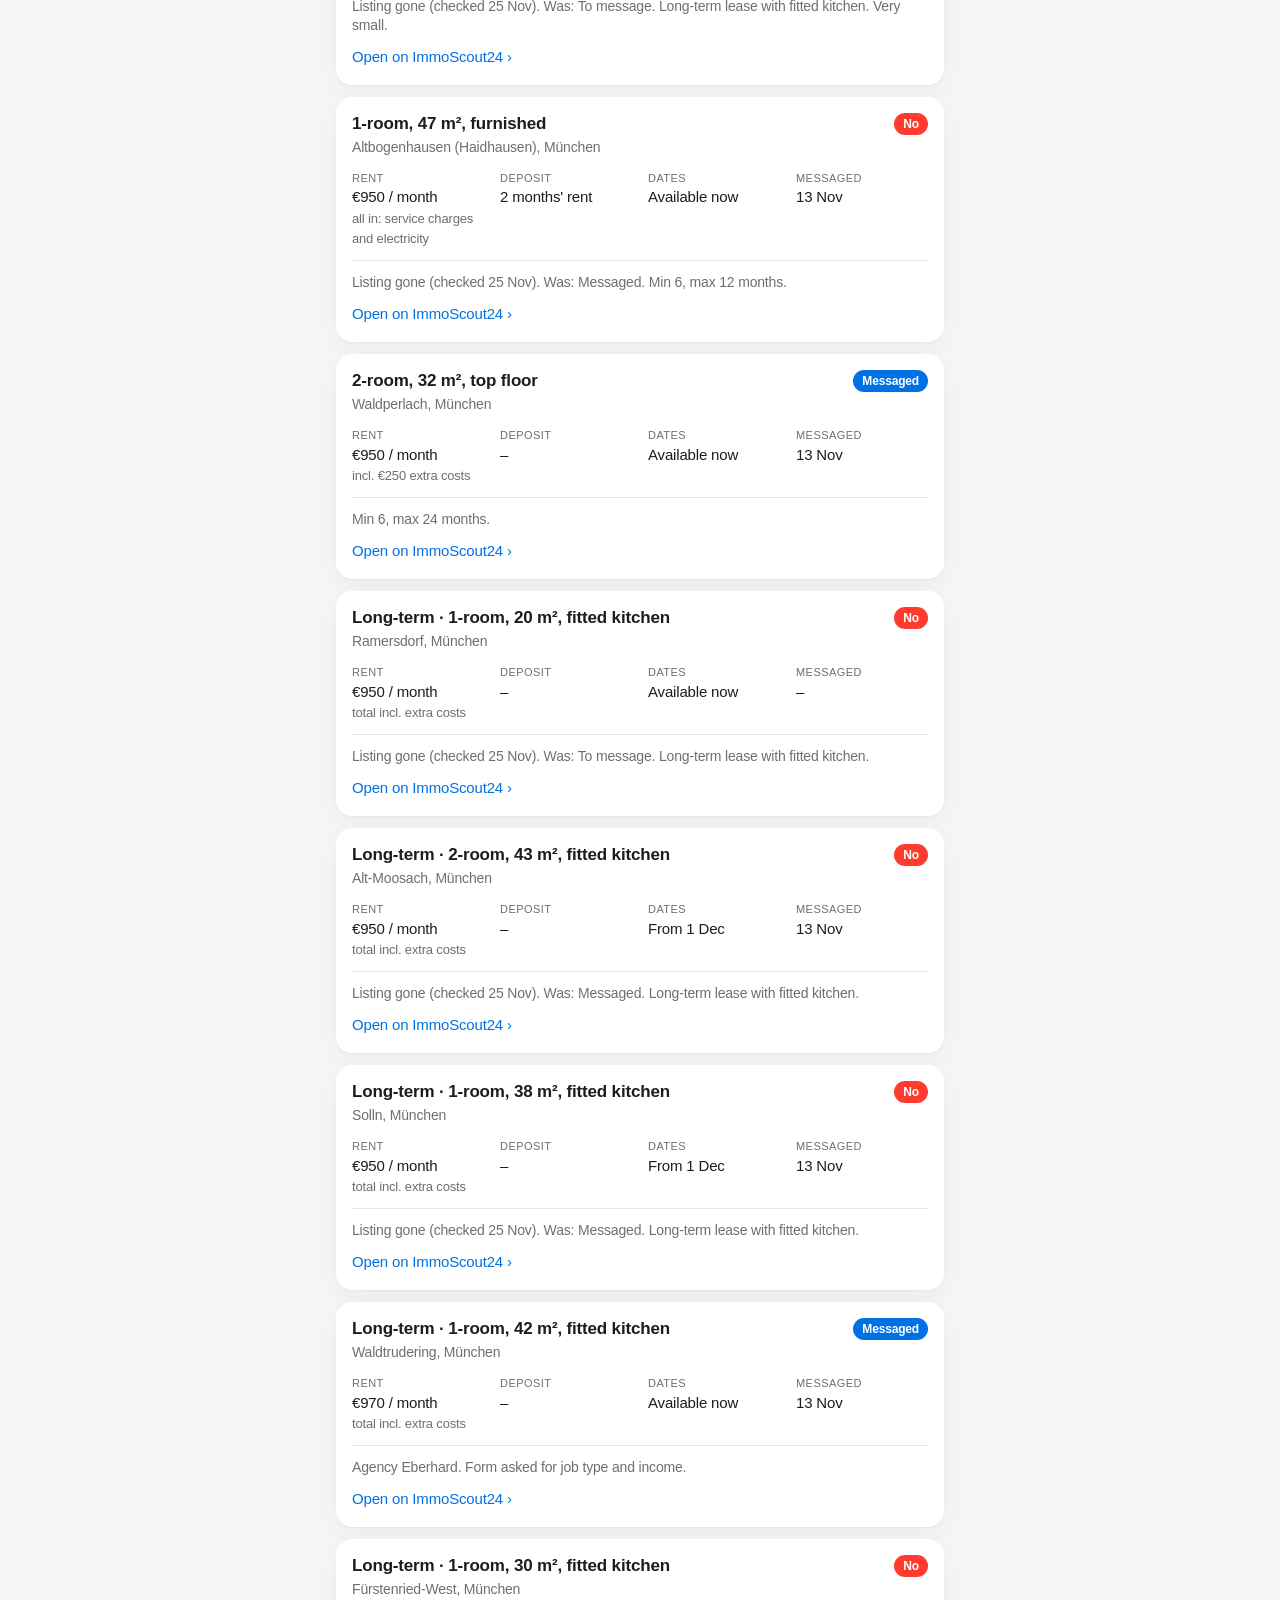
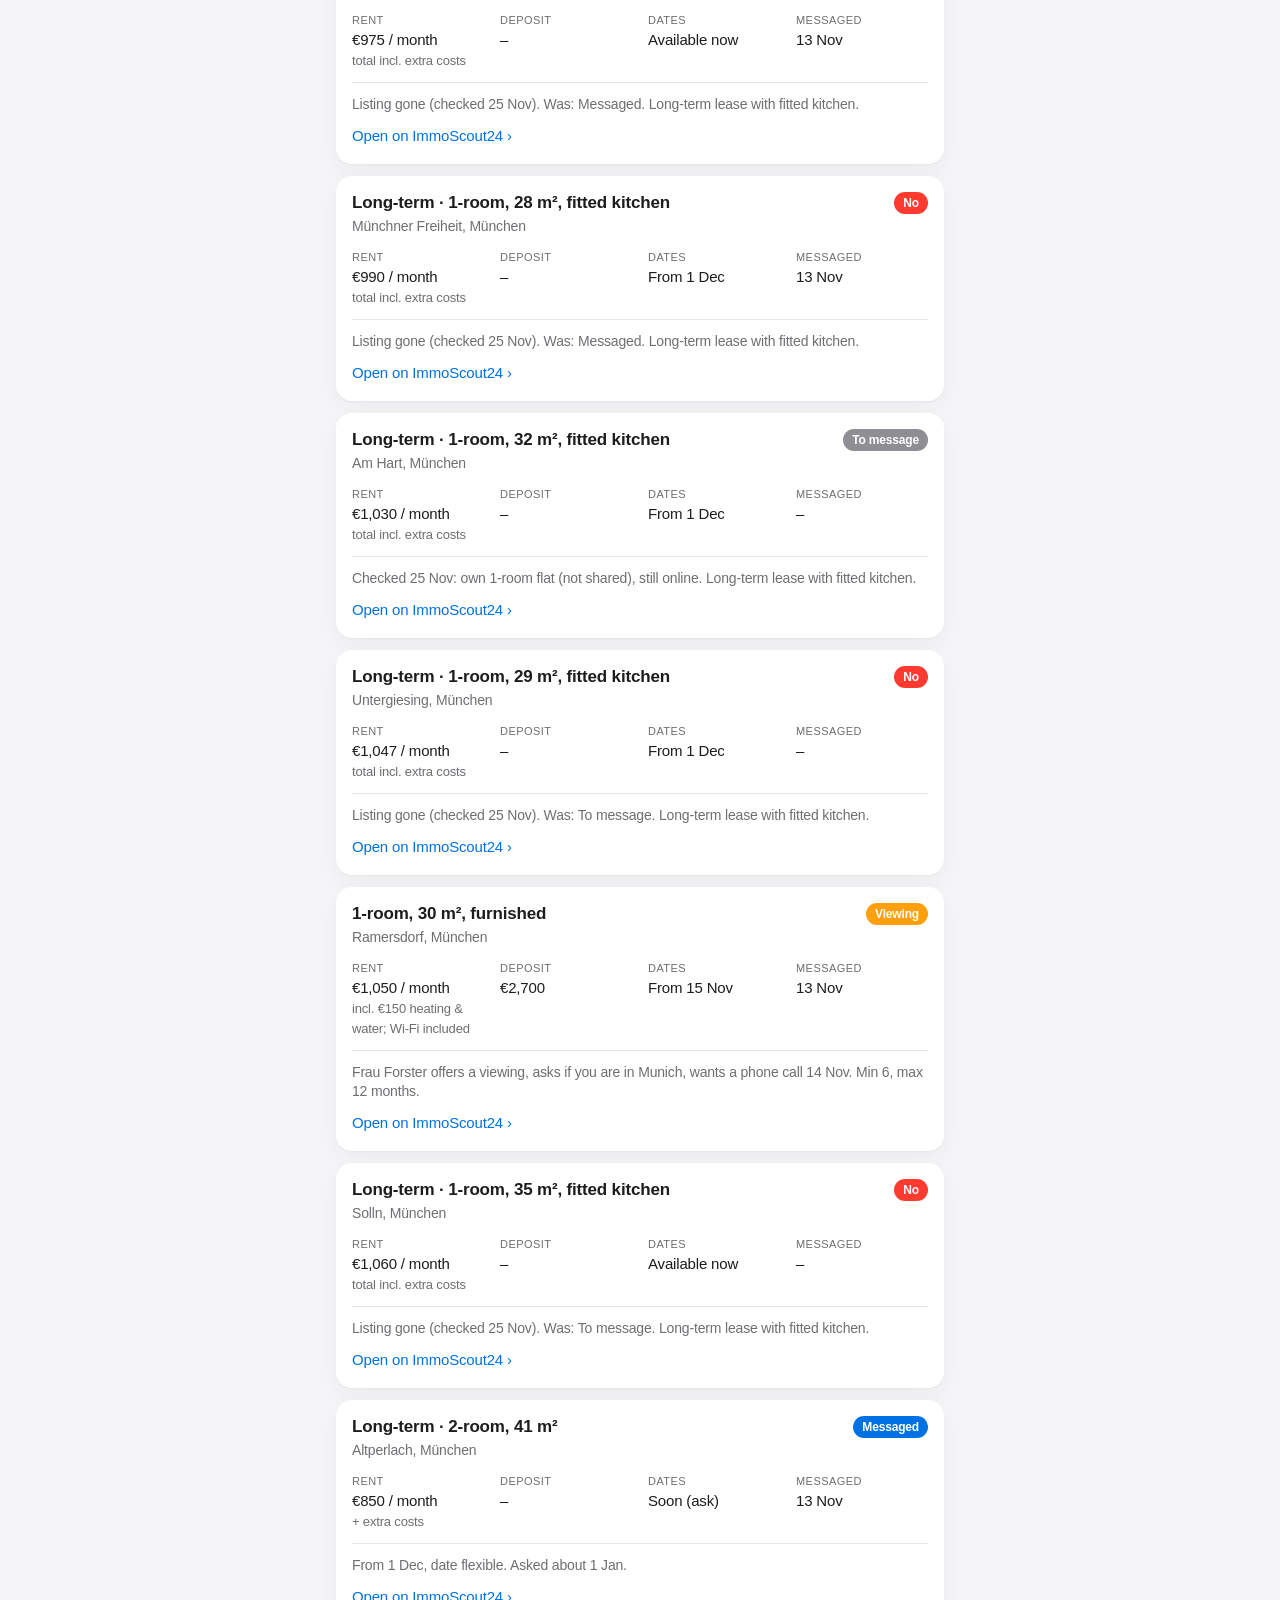
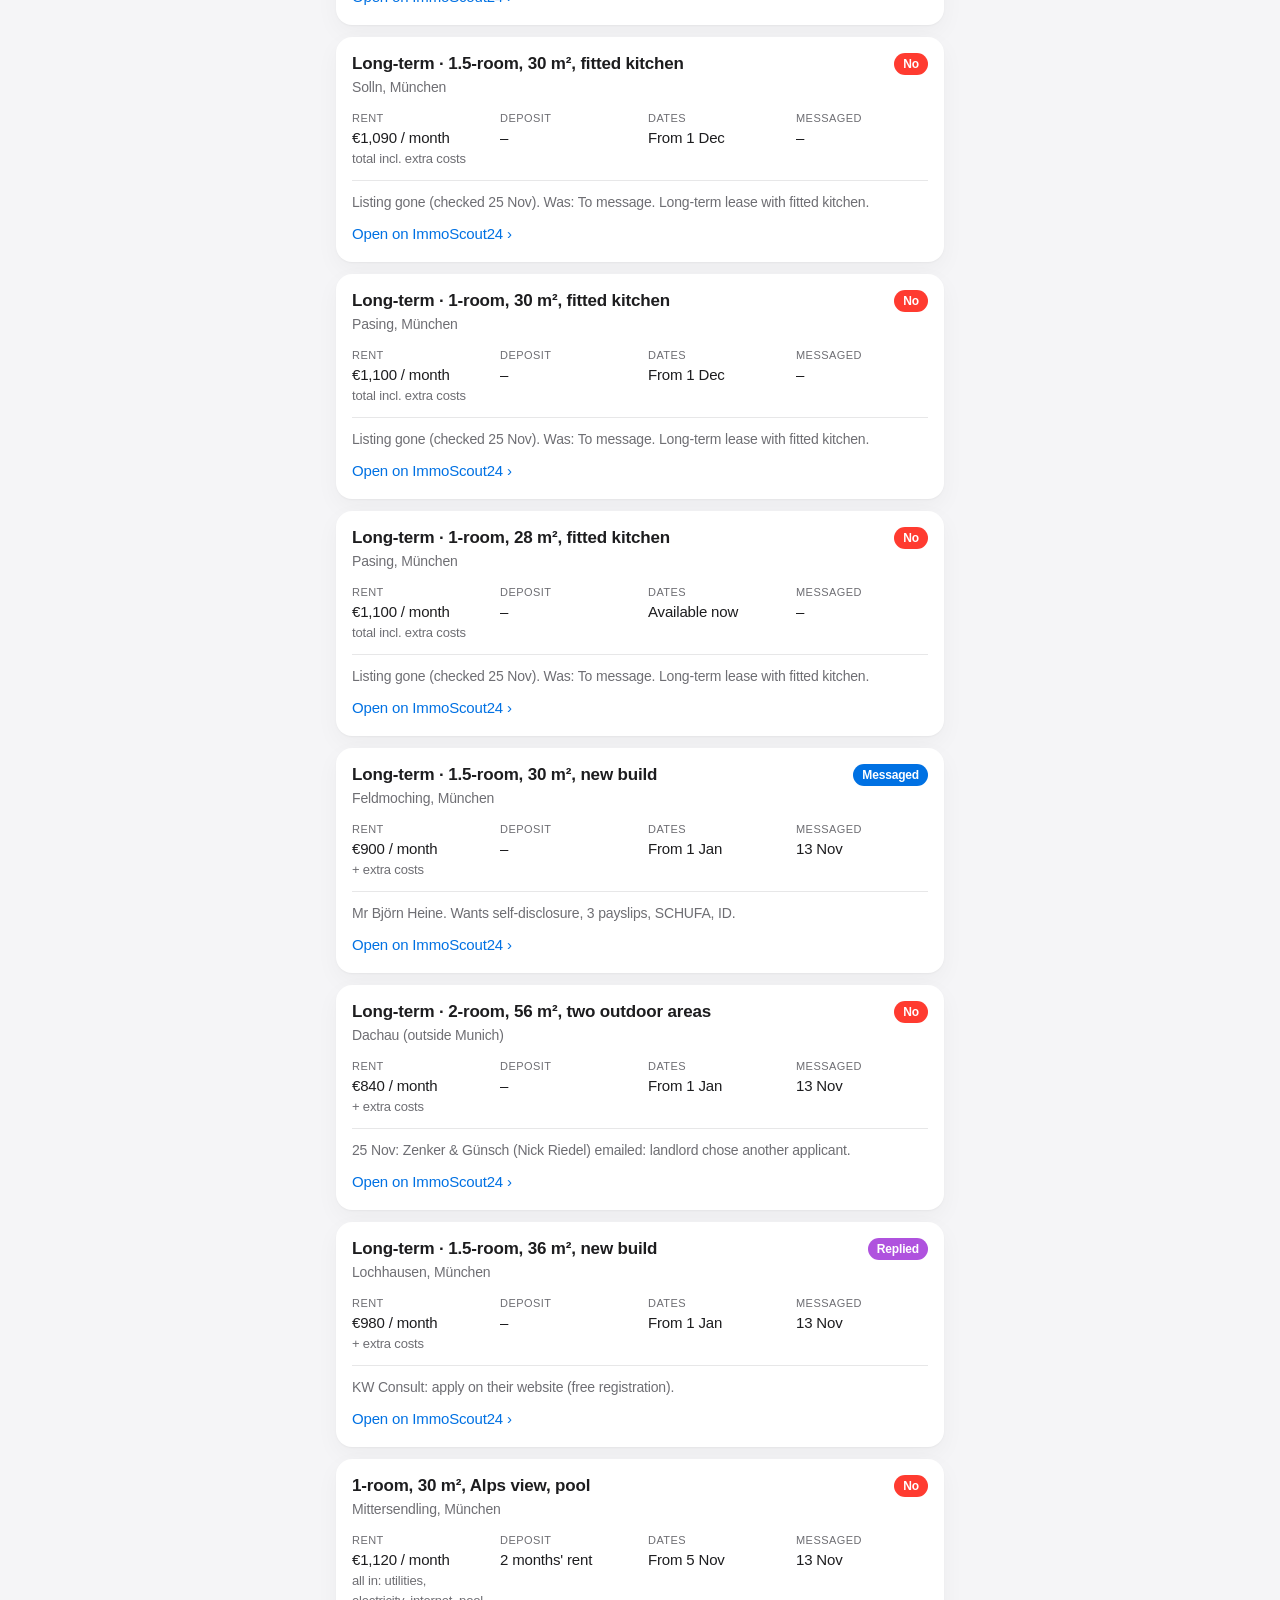
<file: flats-m9x3/index.html>
<!DOCTYPE html>
<html lang="en">
<head>
<meta charset="utf-8">
<meta name="viewport" content="width=device-width, initial-scale=1, viewport-fit=cover">
<meta name="robots" content="noindex, nofollow, noarchive">
<meta name="apple-mobile-web-app-capable" content="yes">
<meta name="mobile-web-app-capable" content="yes">
<meta name="apple-mobile-web-app-title" content="Flats">
<meta name="theme-color" content="#f5f5f7" media="(prefers-color-scheme: light)">
<meta name="theme-color" content="#000000" media="(prefers-color-scheme: dark)">
<title>Munich Flats</title>
<style>
  :root {
    --bg: #f5f5f7; --card: #ffffff; --text: #1d1d1f; --sub: #6e6e73; --faint: #aeaeb2;
    --line: rgba(60, 60, 67, 0.12); --fill: rgba(118, 118, 128, 0.12); --accent: #0071e3;
    --todo: #8e8e93; --sent: #0071e3; --reply: #af52de; --view: #ff9f0a; --got: #34c759; --no: #ff3b30;
    --shadow: 0 1px 2px rgba(0,0,0,0.04), 0 8px 24px rgba(0,0,0,0.04); --segsel: #ffffff;
  }
  @media (prefers-color-scheme: dark) {
    :root {
      --bg: #000000; --card: #1c1c1e; --text: #f5f5f7; --sub: #98989d; --faint: #636366;
      --line: rgba(84, 84, 88, 0.55); --fill: rgba(118, 118, 128, 0.24); --accent: #2997ff;
      --todo: #98989d; --sent: #2997ff; --reply: #bf5af2; --view: #ff9f0a; --got: #30d158; --no: #ff453a;
      --shadow: none; --segsel: #636366;
    }
  }
  * { box-sizing: border-box; -webkit-tap-highlight-color: transparent; }
  html { -webkit-text-size-adjust: 100%; }
  body {
    margin: 0; background: var(--bg); color: var(--text);
    font-family: -apple-system, BlinkMacSystemFont, "SF Pro Text", "Helvetica Neue", Inter, "Segoe UI", Roboto, sans-serif;
    font-size: 17px; line-height: 1.35; letter-spacing: -0.01em; -webkit-font-smoothing: antialiased;
  }
  .wrap {
    max-width: 640px; margin: 0 auto;
    padding: calc(env(safe-area-inset-top, 0px) + 28px) max(16px, env(safe-area-inset-right, 0px)) calc(env(safe-area-inset-bottom, 0px) + 40px) max(16px, env(safe-area-inset-left, 0px));
  }
  h1 { font-size: 34px; font-weight: 700; letter-spacing: -0.02em; margin: 0 0 4px; }
  .lede { color: var(--sub); font-size: 15px; margin: 0 0 22px; }
  .tiles { display: grid; grid-template-columns: repeat(4, 1fr); gap: 10px; margin-bottom: 22px; }
  .tile { background: var(--card); border-radius: 14px; padding: 12px; box-shadow: var(--shadow); }
  .tile b { display: block; font-size: 26px; font-weight: 700; font-variant-numeric: tabular-nums; }
  .tile span { font-size: 12px; color: var(--sub); }
  .seg { display: flex; gap: 2px; background: var(--fill); border-radius: 9px; padding: 2px; margin-bottom: 16px; overflow-x: auto; }
  .seg button {
    flex: 1 0 auto; border: 0; background: transparent; color: var(--text); font: inherit; font-size: 13px;
    font-weight: 500; padding: 6px 10px; border-radius: 7px; cursor: pointer;
  }
  .seg button[aria-pressed="true"] { background: var(--segsel); box-shadow: 0 1px 3px rgba(0,0,0,0.12); }
  .seg button:focus-visible { outline: 2px solid var(--accent); outline-offset: 1px; }
  .tabs { display: flex; gap: 2px; background: var(--fill); border-radius: 10px; padding: 3px; margin-bottom: 18px; }
  .tabs button {
    flex: 1 1 0; min-width: 0; border: 0; background: transparent; color: var(--text); font: inherit; font-size: 15px;
    font-weight: 600; padding: 8px 6px; border-radius: 8px; cursor: pointer; white-space: nowrap;
  }
  .tabs button span { color: var(--sub); font-weight: 500; font-variant-numeric: tabular-nums; }
  .tabs button[aria-selected="true"] { background: var(--segsel); box-shadow: 0 1px 3px rgba(0,0,0,0.12); }
  .tabs button:focus-visible { outline: 2px solid var(--accent); outline-offset: 1px; }
  .list { display: flex; flex-direction: column; gap: 12px; }
  .card { background: var(--card); border-radius: 16px; padding: 16px; box-shadow: var(--shadow); }
  .top { display: flex; justify-content: space-between; align-items: flex-start; gap: 12px; }
  .top h2 { font-size: 17px; font-weight: 600; margin: 0; min-width: 0; }
  .area { color: var(--sub); font-size: 14px; margin-top: 2px; }
  .pill { flex: none; font-size: 12px; font-weight: 600; padding: 3px 9px; border-radius: 999px; color: #fff; background: var(--todo); }
  .facts { display: grid; grid-template-columns: repeat(auto-fit, minmax(120px, 1fr)); gap: 10px 16px; margin: 14px 0 0; }
  .facts div { min-width: 0; }
  .facts dt { font-size: 11px; text-transform: uppercase; letter-spacing: 0.04em; color: var(--sub); }
  .facts dd { margin: 2px 0 0; font-size: 15px; font-variant-numeric: tabular-nums; }
  .note { margin: 12px 0 0; padding-top: 12px; border-top: 1px solid var(--line); font-size: 14px; color: var(--sub); }
  .open { display: inline-block; margin-top: 12px; color: var(--accent); text-decoration: none; font-size: 15px; font-weight: 500; }
  .open:focus-visible { outline: 2px solid var(--accent); outline-offset: 2px; border-radius: 4px; }
  .empty { color: var(--sub); text-align: center; padding: 32px 0; font-size: 15px; }
  .foot { color: var(--faint); font-size: 12px; text-align: center; margin-top: 24px; }
  @media (max-width: 420px) { .tiles { grid-template-columns: repeat(2, 1fr); } }
</style>
</head>
<body>
<main class="wrap">
  <h1>Munich Flats</h1>
  <p class="lede">Short-term places for the Lio internship.</p>
  <nav class="tabs" id="tabs" role="tablist" aria-label="Move-in"></nav>
  <section class="tiles" id="tiles" aria-label="Summary"></section>
  <nav class="seg" id="seg" aria-label="Filter by status"></nav>
  <section class="list" id="list" aria-live="polite"><p class="empty">Loading…</p></section>
  <p class="foot" id="foot"></p>
</main>
<script>
const STATUSES = [
  ["To message", "--todo"], ["Messaged", "--sent"], ["Replied", "--reply"],
  ["Viewing", "--view"], ["Got it", "--got"], ["No", "--no"]
];
const color = s => (STATUSES.find(x => x[0] === s) || STATUSES[0])[1];
const TABS = [["all", "All"], ["soon", "Very soon"], ["jan", "1 January"]];
let all = [], rows = [], filter = "All";
let tab = TABS.some(t => "#" + t[0] === location.hash) ? location.hash.slice(1) : "all";

const esc = s => String(s ?? "").replace(/[&<>"']/g, c => ({ "&": "&amp;", "<": "&lt;", ">": "&gt;", '"': "&quot;", "'": "&#39;" }[c]));
const fmtDate = d => d ? new Date(d + "T12:00:00").toLocaleDateString("en-GB", { day: "numeric", month: "short" }) : "–";

function render() {
  rows = all.filter(r => tab === "all" || (r.group || "soon") === tab);
  document.getElementById("tabs").innerHTML = TABS.map(([k, l]) => {
    const n = all.filter(r => k === "all" || (r.group || "soon") === k).length;
    return `<button type="button" role="tab" aria-selected="${k === tab}" data-t="${k}">${l} <span>${n}</span></button>`;
  }).join("");
  const count = s => rows.filter(r => r.status === s).length;
  const active = rows.filter(r => !["Got it", "No"].includes(r.status)).length;
  document.getElementById("tiles").innerHTML = [
    [rows.length, "Listings"], [active, "Open"], [count("Viewing"), "Viewings"], [count("Got it"), "Got it"]
  ].map(([n, l]) => `<div class="tile"><b>${n}</b><span>${l}</span></div>`).join("");

  const opts = ["All", ...STATUSES.map(s => s[0]).filter(s => count(s) > 0)];
  if (!opts.includes(filter)) filter = "All";
  document.getElementById("seg").innerHTML = opts.map(o =>
    `<button type="button" aria-pressed="${o === filter}" data-f="${esc(o)}">${esc(o)}</button>`).join("");

  const shown = rows.filter(r => filter === "All" || r.status === filter);
  document.getElementById("list").innerHTML = shown.length ? shown.map(r => `
    <article class="card">
      <div class="top">
        <div style="min-width:0"><h2>${esc(r.title)}</h2><div class="area">${esc(r.area)}</div></div>
        <span class="pill" style="background:var(${color(r.status)})">${esc(r.status)}</span>
      </div>
      <dl class="facts">
        <div><dt>Rent</dt><dd>${esc(r.rent)}${r.extra ? `<br><span style="color:var(--sub);font-size:13px">${esc(r.extra)}</span>` : ""}</dd></div>
        <div><dt>Deposit</dt><dd>${esc(r.deposit || "–")}</dd></div>
        <div><dt>Dates</dt><dd>${esc(r.dates || "–")}</dd></div>
        <div><dt>Messaged</dt><dd>${fmtDate(r.messaged)}</dd></div>
      </dl>
      ${r.note ? `<p class="note">${esc(r.note)}</p>` : ""}
      ${r.url ? `<a class="open" href="${esc(r.url)}" target="_blank" rel="noopener">Open on ${esc(r.source || "listing site")} ›</a>` : ""}
    </article>`).join("") : `<p class="empty">No listings here yet.</p>`;
}

document.getElementById("tabs").addEventListener("click", e => {
  const b = e.target.closest("button[data-t]");
  if (!b) return;
  tab = b.dataset.t; filter = "All";
  history.replaceState(null, "", tab === "all" ? location.pathname : "#" + tab);
  render();
});
window.addEventListener("hashchange", () => {
  const h = location.hash.slice(1);
  tab = TABS.some(t => t[0] === h) ? h : "all"; filter = "All"; render();
});

document.getElementById("seg").addEventListener("click", e => {
  const b = e.target.closest("button[data-f]");
  if (b) { filter = b.dataset.f; render(); }
});

fetch("flats.json", { cache: "no-store" })
  .then(r => r.json())
  .then(d => {
    all = d.rows || [];
    document.getElementById("foot").textContent = "Updated " + fmtDate(d.generated);
    render();
  })
  .catch(() => { document.getElementById("list").innerHTML = '<p class="empty">Couldn\'t load the listings. Pull down to refresh.</p>'; });
</script>
</body>
</html>
</file>
<file: css/style.css>
/* ══════════════════════════════════════════════
   THEME VARIABLES
   ══════════════════════════════════════════════ */
:root {
  --transition-theme: background 0.4s ease, color 0.4s ease, border-color 0.4s ease, box-shadow 0.4s ease;
}

/* ── Light / Day ── */
[data-theme="light"] {
  --bg-primary: #F3EDE4;
  --bg-secondary: #EDE7DD;
  --bg-sidebar: #E8E0D4;
  --bg-input: #FFFFFF;
  --bg-user-msg: #E8DFD3;
  --bg-hover: rgba(0,0,0,0.04);
  --bg-active: rgba(0,0,0,0.06);
  --bg-code: rgba(0,0,0,0.05);
  --bg-card: #FFFFFF;
  --text-primary: #2D2B28;
  --text-secondary: #6B6560;
  --text-tertiary: #9B958E;
  --text-on-accent: #FFFFFF;
  --border-light: rgba(0,0,0,0.06);
  --border-input: rgba(0,0,0,0.12);
  --border-hover: rgba(0,0,0,0.18);
  --accent: #D4A574;
  --accent-glow: rgba(212,165,116,0.15);
  --accent-text: #8B5E34;
  --shadow-sm: 0 1px 3px rgba(0,0,0,0.04);
  --shadow-md: 0 2px 12px rgba(0,0,0,0.06);
  --shadow-lg: 0 4px 24px rgba(0,0,0,0.08);
  --shadow-card: 0 2px 16px rgba(0,0,0,0.06);
  --hero-orb1: rgba(180,140,80,0.06);
  --hero-orb2: rgba(100,120,180,0.04);
  --hero-grid: rgba(0,0,0,0.025);
  --hero-title-from: #2D2B28;
  --hero-title-to: #B8874A;
  --chip-bg: var(--bg-input);
  --chip-border: var(--border-input);
  --chip-shadow: var(--shadow-sm);
  --send-bg: #2D2B28;
  --send-color: #F3EDE4;
  --toggle-bg: rgba(0,0,0,0.06);
  --toggle-icon-active: #D4A574;
  --toggle-icon-inactive: #9B958E;
  --scrollbar: rgba(0,0,0,0.1);
  --focus-ring: 0 0 0 3px rgba(212,165,116,0.5);
  --tag-bg: rgba(139,94,52,0.08);
  --tag-text: #8B5E34;
}

/* ── Dark / Night ── */
[data-theme="dark"] {
  --bg-primary: #0e0e1a;
  --bg-secondary: #151524;
  --bg-sidebar: #12121e;
  --bg-input: #1a1a2e;
  --bg-user-msg: #1e1e36;
  --bg-hover: rgba(255,255,255,0.04);
  --bg-active: rgba(255,255,255,0.06);
  --bg-code: rgba(255,255,255,0.06);
  --bg-card: #161626;
  --text-primary: #e4e4e7;
  --text-secondary: #8a8f98;
  --text-tertiary: #5a5f6a;
  --text-on-accent: #1a1a2e;
  --border-light: rgba(255,255,255,0.06);
  --border-input: rgba(255,255,255,0.1);
  --border-hover: rgba(255,255,255,0.18);
  --accent: #c9a55a;
  --accent-glow: rgba(201,165,90,0.12);
  --accent-text: #c9a55a;
  --shadow-sm: 0 1px 3px rgba(0,0,0,0.2);
  --shadow-md: 0 2px 12px rgba(0,0,0,0.3);
  --shadow-lg: 0 4px 24px rgba(0,0,0,0.4);
  --shadow-card: 0 2px 16px rgba(0,0,0,0.4);
  --hero-orb1: rgba(201,165,90,0.06);
  --hero-orb2: rgba(100,120,200,0.04);
  --hero-grid: rgba(255,255,255,0.015);
  --hero-title-from: #ffffff;
  --hero-title-to: #c9a55a;
  --chip-bg: rgba(255,255,255,0.04);
  --chip-border: rgba(255,255,255,0.1);
  --chip-shadow: 0 1px 3px rgba(0,0,0,0.2);
  --send-bg: #c9a55a;
  --send-color: #1a1a2e;
  --toggle-bg: rgba(255,255,255,0.06);
  --toggle-icon-active: #c9a55a;
  --toggle-icon-inactive: #5a5f6a;
  --scrollbar: rgba(255,255,255,0.1);
  --focus-ring: 0 0 0 3px rgba(201,165,90,0.4);
  --tag-bg: rgba(201,165,90,0.1);
  --tag-text: #c9a55a;
}

/* ══════════════════════════════════════════════
   BASE & ACCESSIBILITY
   ══════════════════════════════════════════════ */
* { margin: 0; padding: 0; box-sizing: border-box; }
html { scroll-behavior: smooth; }
body {
  font-family: 'DM Sans', -apple-system, BlinkMacSystemFont, sans-serif;
  background: var(--bg-primary);
  color: var(--text-primary);
  -webkit-font-smoothing: antialiased;
  overflow-x: hidden;
  transition: var(--transition-theme);
}

/* Screen reader only */
.sr-only {
  position: absolute;
  width: 1px; height: 1px;
  padding: 0; margin: -1px;
  overflow: hidden;
  clip: rect(0,0,0,0);
  white-space: nowrap;
  border: 0;
}

/* Skip link */
.skip-link {
  position: absolute;
  top: -100%;
  left: 16px;
  z-index: 999;
  padding: 12px 24px;
  background: var(--accent);
  color: var(--text-on-accent);
  border-radius: 0 0 12px 12px;
  font-weight: 600;
  font-size: 14px;
  text-decoration: none;
  transition: top 0.2s ease;
}
.skip-link:focus {
  top: 0;
}

/* Focus styles */
*:focus-visible {
  outline: none;
  box-shadow: var(--focus-ring);
  border-radius: 8px;
}
button:focus-visible,
a:focus-visible,
textarea:focus-visible,
.sidebar-item:focus-visible {
  outline: none;
  box-shadow: var(--focus-ring);
}
/* Remove inner focus ring for input box (it has its own) */
.input-box textarea:focus-visible { box-shadow: none; }

/* ══════════════════════════════════════════════
   THEME TOGGLE
   ══════════════════════════════════════════════ */
.theme-toggle {
  position: fixed;
  top: 18px;
  right: 18px;
  z-index: 300;
  display: flex;
  align-items: center;
  background: var(--toggle-bg);
  border: 1px solid var(--border-light);
  border-radius: 28px;
  padding: 4px;
  transition: var(--transition-theme);
  backdrop-filter: blur(12px);
  -webkit-backdrop-filter: blur(12px);
}
.theme-toggle-option {
  width: 36px; height: 36px;
  border-radius: 50%;
  border: none;
  background: none;
  display: flex;
  align-items: center;
  justify-content: center;
  font-size: 18px;
  transition: all 0.3s ease;
  color: var(--toggle-icon-inactive);
  cursor: pointer;
}
.theme-toggle-option.active {
  color: var(--toggle-icon-active);
  background: var(--bg-input);
  box-shadow: var(--shadow-sm);
}
.theme-toggle-option:not(.active):hover { color: var(--text-secondary); }

/* ══════════════════════════════════════════════
   HERO SECTION
   ══════════════════════════════════════════════ */
.hero {
  min-height: 100vh;
  display: flex;
  flex-direction: column;
  position: relative;
  overflow-x: hidden;
  overflow-y: auto;
  transition: var(--transition-theme);
  background: var(--bg-primary);
}
.hero.hidden {
  display: none;
}

.hero-bg {
  position: fixed; inset: 0;
  pointer-events: none; z-index: 0;
}
.hero-bg .orb { position: absolute; border-radius: 50%; transition: background 0.4s ease; }
.hero-bg .orb-1 {
  top: -200px; right: -200px; width: 600px; height: 600px;
  background: radial-gradient(circle, var(--hero-orb1) 0%, transparent 70%);
  animation: orbFloat 12s ease-in-out infinite;
}
.hero-bg .orb-2 {
  bottom: -150px; left: -150px; width: 500px; height: 500px;
  background: radial-gradient(circle, var(--hero-orb2) 0%, transparent 70%);
  animation: orbFloat 15s ease-in-out infinite reverse;
}
.hero-bg .grid-overlay {
  position: absolute; inset: 0;
  background-image: linear-gradient(var(--hero-grid) 1px, transparent 1px), linear-gradient(90deg, var(--hero-grid) 1px, transparent 1px);
  background-size: 60px 60px;
  transition: var(--transition-theme);
}

/* Hero nav */
.hero-nav {
  padding: 18px 32px;
  display: flex;
  justify-content: space-between;
  align-items: center;
  position: relative;
  z-index: 2;
}
.hero-brand { display: flex; align-items: center; gap: 10px; }
.hero-brand-name {
  font-family: 'Playfair Display', serif;
  font-weight: 600; font-size: 17px;
  letter-spacing: -0.01em;
  color: var(--text-primary);
  transition: var(--transition-theme);
}
.hero-nav-right {
  display: flex; gap: 8px; align-items: center;
  margin-right: 100px;
}
.hero-links { display: flex; gap: 8px; }
.hero-link {
  padding: 6px 14px;
  border-radius: 20px;
  font-size: 13px; font-weight: 500;
  color: var(--text-secondary);
  border: 1px solid var(--border-light);
  background: var(--bg-hover);
  text-decoration: none;
  transition: all 0.2s ease;
  display: flex; align-items: center; gap: 5px;
}
.hero-link:hover { border-color: var(--border-hover); color: var(--text-primary); background: var(--bg-active); }
.download-link { color: var(--accent-text); border-color: rgba(201,165,90,0.25); }
.download-link:hover { background: var(--accent-glow); }

/* Hero content */
.hero-content {
  flex: 1;
  display: flex;
  flex-direction: column;
  align-items: center;
  justify-content: center;
  padding: 0 24px 60px;
  text-align: center;
  position: relative;
  z-index: 2;
  min-height: 80vh;
}
.hero-badge {
  display: inline-block; padding: 6px 16px;
  border-radius: 20px;
  background: var(--accent-glow);
  border: 1px solid rgba(201,165,90,0.25);
  font-size: 13px; font-weight: 500;
  color: var(--accent-text);
  margin-bottom: 28px; letter-spacing: 0.04em;
  transition: var(--transition-theme);
}
.hero-title {
  font-family: 'Playfair Display', serif;
  font-size: clamp(44px, 7vw, 76px);
  font-weight: 800; line-height: 1.05;
  letter-spacing: -0.03em; margin-bottom: 20px;
  background: linear-gradient(135deg, var(--hero-title-from) 30%, var(--hero-title-to) 70%);
  background-size: 200% auto;
  -webkit-background-clip: text;
  -webkit-text-fill-color: transparent;
  background-clip: text;
  animation: shimmer 6s linear infinite;
}
.hero-subtitle {
  font-size: 20px; font-weight: 300;
  color: var(--text-secondary);
  line-height: 1.6; max-width: 500px;
  margin-bottom: 6px;
  transition: var(--transition-theme);
}
.hero-tagline {
  font-size: 16px; color: var(--text-tertiary);
  margin-bottom: 36px;
  transition: var(--transition-theme);
}

/* Hero actions */
.hero-actions {
  display: flex; gap: 12px;
  margin-bottom: 40px;
  flex-wrap: wrap;
  justify-content: center;
}
.hero-cta {
  padding: 14px 30px;
  border-radius: 14px;
  background: var(--accent);
  color: var(--text-on-accent);
  font-family: 'DM Sans', sans-serif;
  font-size: 15px; font-weight: 600;
  border: none;
  box-shadow: 0 4px 24px var(--accent-glow);
  cursor: pointer;
  transition: all 0.3s ease;
}
.hero-cta:hover { transform: translateY(-2px); box-shadow: 0 8px 36px var(--accent-glow); filter: brightness(1.08); }
.hero-cta-secondary {
  padding: 14px 30px;
  border-radius: 14px;
  background: var(--bg-hover);
  color: var(--text-primary);
  font-family: 'DM Sans', sans-serif;
  font-size: 15px; font-weight: 600;
  border: 1px solid var(--border-input);
  cursor: pointer;
  transition: all 0.3s ease;
}
.hero-cta-secondary:hover { transform: translateY(-2px); border-color: var(--border-hover); box-shadow: var(--shadow-md); }

.hero-sug-label {
  font-size: 13px; color: var(--text-tertiary);
  margin-bottom: 12px;
  transition: var(--transition-theme);
}
.hero-suggestions { display: flex; flex-wrap: wrap; gap: 10px; justify-content: center; max-width: 560px; }
.hero-chip {
  padding: 8px 18px; border-radius: 20px;
  font-size: 13.5px; font-weight: 500;
  color: var(--accent-text);
  border: 1px solid rgba(201,165,90,0.25);
  background: var(--accent-glow);
  cursor: pointer;
  transition: all 0.25s ease;
  font-family: 'DM Sans', sans-serif;
}
.hero-chip:hover {
  border-color: var(--accent);
  background: rgba(201,165,90,0.15);
  transform: translateY(-2px);
  box-shadow: 0 4px 20px var(--accent-glow);
}

.scroll-hint {
  position: relative;
  padding: 20px 0;
  text-align: center;
  font-size: 13px; color: var(--text-tertiary);
  display: flex; flex-direction: column; align-items: center; gap: 4px;
  animation: pulse 2.5s ease-in-out infinite;
  transition: var(--transition-theme);
  z-index: 2;
}

/* ══════════════════════════════════════════════
   CONTACT FOOTER
   ══════════════════════════════════════════════ */
.hero-footer {
  position: relative;
  z-index: 2;
  border-top: 1px solid var(--border-light);
  background: var(--bg-secondary);
  transition: var(--transition-theme);
}
.footer-inner {
  max-width: 900px;
  margin: 0 auto;
  padding: 48px 32px 32px;
  display: grid;
  grid-template-columns: 1fr 1fr 1fr;
  gap: 32px;
}
.footer-heading {
  font-family: 'Playfair Display', serif;
  font-size: 15px; font-weight: 600;
  color: var(--text-primary);
  margin-bottom: 14px;
  transition: var(--transition-theme);
}
.footer-contact-link {
  display: block;
  font-size: 14px;
  color: var(--accent-text);
  text-decoration: none;
  margin-bottom: 8px;
  transition: color 0.15s;
}
.footer-contact-link:hover { text-decoration: underline; }
.footer-email-btn {
  display: inline-flex;
  align-items: center;
  gap: 4px;
  padding: 8px 18px;
  border-radius: 10px;
  background: var(--accent);
  color: var(--text-on-accent) !important;
  font-weight: 600;
  font-size: 14px;
  text-decoration: none !important;
  transition: all 0.2s ease;
  margin-bottom: 12px;
}
.footer-email-btn:hover {
  filter: brightness(1.08);
  transform: translateY(-1px);
  box-shadow: 0 4px 16px var(--accent-glow);
}
.footer-location {
  font-size: 14px;
  color: var(--text-secondary);
  margin-top: 4px;
  transition: var(--transition-theme);
}
.footer-links {
  display: flex; flex-direction: column; gap: 8px;
}
.footer-link {
  font-size: 14px;
  color: var(--text-secondary);
  text-decoration: none;
  transition: color 0.15s;
}
.footer-link:hover { color: var(--accent-text); }
.footer-text {
  font-size: 14px;
  color: var(--text-secondary);
  line-height: 1.6;
  transition: var(--transition-theme);
}
.footer-bottom {
  text-align: center;
  padding: 20px 32px;
  border-top: 1px solid var(--border-light);
  font-size: 12.5px;
  color: var(--text-tertiary);
  transition: var(--transition-theme);
}

/* ══════════════════════════════════════════════
   PROJECTS VIEW
   ══════════════════════════════════════════════ */
.projects-view {
  display: none;
  min-height: 100vh;
  background: var(--bg-primary);
  transition: var(--transition-theme);
  padding-bottom: 60px;
}
.projects-view.active { display: block; }

.projects-header {
  padding: 18px 32px;
  display: flex;
  align-items: center;
  justify-content: space-between;
  border-bottom: 1px solid var(--border-light);
  background: var(--bg-primary);
  position: sticky;
  top: 0;
  z-index: 10;
  backdrop-filter: blur(16px);
  transition: var(--transition-theme);
}
.pv-back-btn {
  display: flex; align-items: center; gap: 6px;
  padding: 8px 16px;
  border-radius: 10px;
  border: 1px solid var(--border-light);
  background: var(--bg-hover);
  color: var(--text-secondary);
  font-family: 'DM Sans', sans-serif;
  font-size: 14px; font-weight: 500;
  cursor: pointer;
  transition: all 0.15s;
}
.pv-back-btn:hover { background: var(--bg-active); color: var(--text-primary); }
.pv-title {
  font-family: 'Playfair Display', serif;
  font-size: 20px; font-weight: 700;
  color: var(--text-primary);
  transition: var(--transition-theme);
}
.pv-download {
  display: flex; align-items: center; gap: 6px;
  padding: 8px 16px;
  border-radius: 10px;
  border: 1px solid rgba(201,165,90,0.25);
  background: var(--accent-glow);
  color: var(--accent-text);
  font-size: 14px; font-weight: 500;
  text-decoration: none;
  transition: all 0.15s;
}
.pv-download:hover { background: rgba(201,165,90,0.2); }

/* Project cards */
.projects-grid {
  max-width: 960px;
  margin: 40px auto 0;
  padding: 0 32px;
  display: grid;
  grid-template-columns: repeat(2, 1fr);
  gap: 20px;
}
.project-card {
  background: var(--bg-card);
  border: 1px solid var(--border-light);
  border-radius: 16px;
  padding: 28px;
  transition: all 0.25s ease;
  box-shadow: var(--shadow-card);
  display: flex;
  flex-direction: column;
}
.project-card:hover {
  transform: translateY(-4px);
  box-shadow: var(--shadow-lg);
  border-color: var(--border-hover);
}
.project-card-emoji {
  font-size: 28px;
  margin-bottom: 14px;
}
.project-card-title {
  font-family: 'Playfair Display', serif;
  font-size: 17px; font-weight: 700;
  color: var(--text-primary);
  margin-bottom: 8px;
  transition: var(--transition-theme);
}
.project-card-desc {
  font-size: 14px;
  color: var(--text-secondary);
  line-height: 1.65;
  margin-bottom: 16px;
  flex: 1;
  transition: var(--transition-theme);
}
.project-card-tags {
  display: flex;
  flex-wrap: wrap;
  gap: 6px;
}
.project-tag {
  padding: 4px 10px;
  border-radius: 12px;
  font-size: 11.5px;
  font-weight: 500;
  background: var(--tag-bg);
  color: var(--tag-text);
  transition: var(--transition-theme);
}
.project-card-stats {
  margin-top: 14px;
  padding-top: 14px;
  border-top: 1px solid var(--border-light);
  font-size: 12.5px;
  color: var(--text-tertiary);
  transition: var(--transition-theme);
}

.projects-cta {
  text-align: center;
  padding: 48px 24px 0;
  display: flex;
  flex-direction: column;
  align-items: center;
  gap: 16px;
}
.projects-cta p {
  font-size: 16px;
  color: var(--text-secondary);
  transition: var(--transition-theme);
}

/* ══════════════════════════════════════════════
   CHAT APP
   ══════════════════════════════════════════════ */
.chat-app {
  display: none;
  height: 100vh;
  background: var(--bg-primary);
  color: var(--text-primary);
  transition: var(--transition-theme);
}
.chat-app.active { display: flex; }

/* Sidebar */
.sidebar {
  width: 260px;
  background: var(--bg-sidebar);
  border-right: 1px solid var(--border-light);
  display: flex; flex-direction: column;
  flex-shrink: 0;
  transition: all 0.3s ease;
}
.sidebar-header {
  padding: 16px 18px;
  display: flex; align-items: center; justify-content: space-between;
}
.sidebar-brand { display: flex; align-items: center; gap: 10px; }
.sidebar-title {
  font-size: 15px; font-weight: 600;
  color: var(--text-primary);
  transition: var(--transition-theme);
}
.sidebar-btn {
  width: 34px; height: 34px;
  border-radius: 10px;
  border: 1px solid var(--border-light);
  background: var(--bg-hover);
  cursor: pointer;
  display: flex; align-items: center; justify-content: center;
  color: var(--text-secondary);
  transition: all 0.15s ease;
}
.sidebar-btn:hover { background: var(--bg-active); }
.sidebar-section-label {
  padding: 14px 18px 6px;
  font-size: 11.5px; font-weight: 600;
  color: var(--text-tertiary);
  text-transform: uppercase; letter-spacing: 0.06em;
  transition: var(--transition-theme);
}
.sidebar-nav {
  flex: 1; overflow-y: auto;
  padding: 4px 8px;
  display: flex; flex-direction: column; gap: 2px;
}
.sidebar-item {
  padding: 9px 12px;
  border-radius: 10px;
  font-size: 13.5px;
  color: var(--text-secondary);
  cursor: pointer;
  transition: all 0.12s ease;
  white-space: nowrap; overflow: hidden; text-overflow: ellipsis;
  border: none; background: none;
  font-family: 'DM Sans', sans-serif;
  text-align: left;
  text-decoration: none;
  display: block;
  width: 100%;
}
.sidebar-item:hover { background: var(--bg-hover); color: var(--text-primary); }
.sidebar-item.active { background: var(--bg-active); color: var(--text-primary); font-weight: 500; }

.sidebar-back {
  padding: 12px 18px;
  border-top: 1px solid var(--border-light);
  transition: var(--transition-theme);
}
.back-btn {
  width: 100%; padding: 8px 14px;
  border-radius: 10px;
  border: 1px solid var(--border-light);
  background: var(--bg-hover);
  cursor: pointer;
  font-family: 'DM Sans', sans-serif;
  font-size: 13px; font-weight: 500;
  color: var(--text-secondary);
  transition: all 0.15s;
  display: flex; align-items: center; gap: 6px; justify-content: center;
}
.back-btn:hover { background: var(--bg-active); color: var(--text-primary); }

.sidebar-info {
  padding: 10px 18px 14px;
  display: flex; flex-direction: column; gap: 5px;
}
.sidebar-info-link {
  font-size: 12.5px;
  color: var(--text-tertiary);
  text-decoration: none;
  padding: 3px 0;
  transition: color 0.15s;
}
.sidebar-info-link:hover { color: var(--accent-text); }

/* Main chat */
.chat-main { flex: 1; display: flex; flex-direction: column; min-width: 0; }

.chat-header {
  padding: 14px 20px;
  display: flex; align-items: center; justify-content: space-between;
  border-bottom: 1px solid var(--border-light);
  background: var(--bg-primary);
  backdrop-filter: blur(16px);
  z-index: 10;
  transition: var(--transition-theme);
}
.header-left { display: flex; align-items: center; gap: 10px; }
.menu-toggle {
  display: none;
  width: 34px; height: 34px;
  border-radius: 10px; border: none;
  background: transparent;
  cursor: pointer;
  align-items: center; justify-content: center;
  color: var(--text-secondary);
  font-size: 20px;
}
.model-label {
  font-size: 14px; font-weight: 500;
  color: var(--text-primary);
  padding: 6px 12px;
  border: 1px solid var(--border-light);
  border-radius: 10px;
  transition: var(--transition-theme);
}
.header-links { display: flex; gap: 6px; margin-right: 100px; }
.header-link {
  padding: 6px 12px; border-radius: 8px;
  font-size: 12.5px; font-weight: 500;
  color: var(--text-secondary);
  text-decoration: none;
  transition: all 0.15s;
}
.header-link:hover { background: var(--bg-hover); color: var(--text-primary); }

/* Messages */
.messages-container { flex: 1; overflow-y: auto; scroll-behavior: smooth; }
.messages-inner { max-width: 720px; margin: 0 auto; padding: 24px 24px 8px; }

/* Welcome */
.chat-welcome {
  display: flex; flex-direction: column; align-items: center; justify-content: center;
  padding: 80px 24px 40px; text-align: center;
  min-height: calc(100vh - 280px);
}
.chat-welcome h2 {
  font-size: 22px; font-weight: 600;
  color: var(--text-primary);
  margin-bottom: 8px;
  transition: var(--transition-theme);
}
.chat-welcome p {
  font-size: 15px; color: var(--text-secondary);
  line-height: 1.6; max-width: 440px;
  transition: var(--transition-theme);
}
.chat-suggestions {
  display: flex; flex-wrap: wrap; gap: 8px;
  justify-content: center; margin-top: 28px; max-width: 520px;
}
.chat-chip {
  padding: 9px 16px; border-radius: 18px;
  border: 1px solid var(--chip-border);
  background: var(--chip-bg);
  font-size: 13.5px;
  font-family: 'DM Sans', sans-serif;
  color: var(--text-secondary);
  cursor: pointer;
  transition: all 0.2s ease;
  box-shadow: var(--chip-shadow);
}
.chat-chip:hover {
  border-color: var(--border-hover);
  color: var(--text-primary);
  box-shadow: var(--shadow-md);
  transform: translateY(-1px);
}

/* Messages */
.msg-row { margin-bottom: 24px; animation: msgFade 0.3s ease-out; }
.msg-row.user { display: flex; justify-content: flex-end; }
.msg-row.assistant { display: flex; align-items: flex-start; }

.user-bubble {
  max-width: 85%; padding: 12px 18px;
  border-radius: 20px 20px 4px 20px;
  background: var(--bg-user-msg);
  font-size: 15px; line-height: 1.65;
  color: var(--text-primary);
  word-wrap: break-word;
  transition: var(--transition-theme);
}
.ai-text {
  flex: 1; font-size: 15px; line-height: 1.72;
  color: var(--text-primary);
  padding-top: 3px;
  word-wrap: break-word;
  transition: var(--transition-theme);
}
.ai-text p { margin-bottom: 12px; }
.ai-text p:last-child { margin-bottom: 0; }
.ai-text strong { font-weight: 600; }
.ai-text code {
  background: var(--bg-code);
  padding: 2px 6px; border-radius: 5px;
  font-size: 13.5px;
  font-family: 'SF Mono', 'Fira Code', monospace;
}

/* Typing */
.typing-row { display: flex; align-items: flex-start; margin-bottom: 24px; animation: msgFade 0.3s ease-out; }
.typing-dots { display: flex; gap: 5px; padding: 8px 0; }
.typing-dots span {
  width: 7px; height: 7px; border-radius: 50%;
  background: var(--text-tertiary);
  animation: typingBounce 1.2s ease-in-out infinite;
  transition: var(--transition-theme);
}
.typing-dots span:nth-child(2) { animation-delay: 0.15s; }
.typing-dots span:nth-child(3) { animation-delay: 0.3s; }

/* Input */
.input-area {
  padding: 0 24px 20px;
  background: linear-gradient(to top, var(--bg-primary) 85%, transparent);
  transition: var(--transition-theme);
}
.input-wrapper { max-width: 720px; margin: 0 auto; }
.input-box {
  width: 100%; display: flex; align-items: flex-end; gap: 8px;
  background: var(--bg-input);
  border: 1px solid var(--border-input);
  border-radius: 24px;
  padding: 10px 12px 10px 20px;
  box-shadow: var(--shadow-md);
  transition: all 0.2s ease;
}
.input-box:focus-within { border-color: var(--border-hover); box-shadow: var(--shadow-lg); }
.input-box textarea {
  flex: 1; border: none; outline: none;
  background: none;
  font-family: 'DM Sans', sans-serif;
  font-size: 15px; line-height: 1.5;
  color: var(--text-primary);
  resize: none; max-height: 150px; padding: 4px 0;
}
.input-box textarea::placeholder { color: var(--text-tertiary); }

.send-btn {
  width: 36px; height: 36px;
  border-radius: 12px; border: none;
  background: var(--send-bg);
  color: var(--send-color);
  cursor: pointer;
  display: flex; align-items: center; justify-content: center;
  flex-shrink: 0;
  transition: all 0.15s ease;
}
.send-btn:hover:not(:disabled) { opacity: 0.85; transform: scale(1.04); }
.send-btn:disabled { opacity: 0.3; cursor: not-allowed; }
.send-btn svg { width: 18px; height: 18px; }

.input-footer {
  text-align: center; font-size: 11.5px;
  color: var(--text-tertiary);
  margin-top: 10px;
  transition: var(--transition-theme);
}

/* ══════════════════════════════════════════════
   ANIMATIONS
   ══════════════════════════════════════════════ */
@keyframes shimmer { 0% { background-position: -200% center; } 100% { background-position: 200% center; } }
@keyframes orbFloat { 0%, 100% { transform: translateY(0) rotate(0deg); } 50% { transform: translateY(-20px) rotate(1deg); } }
@keyframes pulse { 0%, 100% { opacity: 0.4; } 50% { opacity: 0.8; } }
@keyframes msgFade { from { opacity: 0; transform: translateY(8px); } to { opacity: 1; transform: translateY(0); } }
@keyframes typingBounce { 0%, 60%, 100% { transform: translateY(0); } 30% { transform: translateY(-5px); } }
@keyframes heroFadeIn { from { opacity: 0; transform: translateY(20px); } to { opacity: 1; transform: translateY(0); } }
@keyframes cardFadeIn { from { opacity: 0; transform: translateY(16px); } to { opacity: 1; transform: translateY(0); } }

.hero-content > * { animation: heroFadeIn 0.7s ease-out both; }
.hero-content > *:nth-child(1) { animation-delay: 0.1s; }
.hero-content > *:nth-child(2) { animation-delay: 0.2s; }
.hero-content > *:nth-child(3) { animation-delay: 0.3s; }
.hero-content > *:nth-child(4) { animation-delay: 0.35s; }
.hero-content > *:nth-child(5) { animation-delay: 0.4s; }
.hero-content > *:nth-child(6) { animation-delay: 0.5s; }
.hero-content > *:nth-child(7) { animation-delay: 0.55s; }

.project-card { animation: cardFadeIn 0.5s ease-out both; }
.project-card:nth-child(1) { animation-delay: 0.1s; }
.project-card:nth-child(2) { animation-delay: 0.2s; }
.project-card:nth-child(3) { animation-delay: 0.3s; }
.project-card:nth-child(4) { animation-delay: 0.4s; }

/* ══════════════════════════════════════════════
   SCROLLBAR
   ══════════════════════════════════════════════ */
.messages-container::-webkit-scrollbar { width: 6px; }
.messages-container::-webkit-scrollbar-track { background: transparent; }
.messages-container::-webkit-scrollbar-thumb { background: var(--scrollbar); border-radius: 10px; }
.sidebar-nav::-webkit-scrollbar { width: 4px; }
.sidebar-nav::-webkit-scrollbar-track { background: transparent; }
.sidebar-nav::-webkit-scrollbar-thumb { background: var(--scrollbar); border-radius: 10px; }

/* ══════════════════════════════════════════════
   RESPONSIVE
   ══════════════════════════════════════════════ */
@media (max-width: 768px) {
  .hero-nav { padding: 14px 16px; }
  .hero-nav-right { display: none; }
  .hero-content { padding: 0 16px 40px; }
  .theme-toggle { top: 14px; right: 14px; }

  .footer-inner { grid-template-columns: 1fr; gap: 24px; padding: 32px 24px 24px; }

  .projects-grid { grid-template-columns: 1fr; padding: 0 16px; }
  .projects-header { padding: 14px 16px; }

  .sidebar {
    position: fixed; left: 0; top: 0; bottom: 0;
    z-index: 200; transform: translateX(-100%);
  }
  .sidebar.open { transform: translateX(0); }
  .sidebar-overlay { display: none; position: fixed; inset: 0; background: rgba(0,0,0,0.3); z-index: 199; }
  .sidebar-overlay.visible { display: block; }
  .menu-toggle { display: flex; }
  .messages-inner { padding: 16px 16px 8px; }
  .input-area { padding: 0 12px 14px; }
  .header-links { display: none; }
}

@media (max-width: 480px) {
  .hero-actions { flex-direction: column; width: 100%; padding: 0 16px; }
  .hero-cta, .hero-cta-secondary { width: 100%; text-align: center; }
}
</file>
